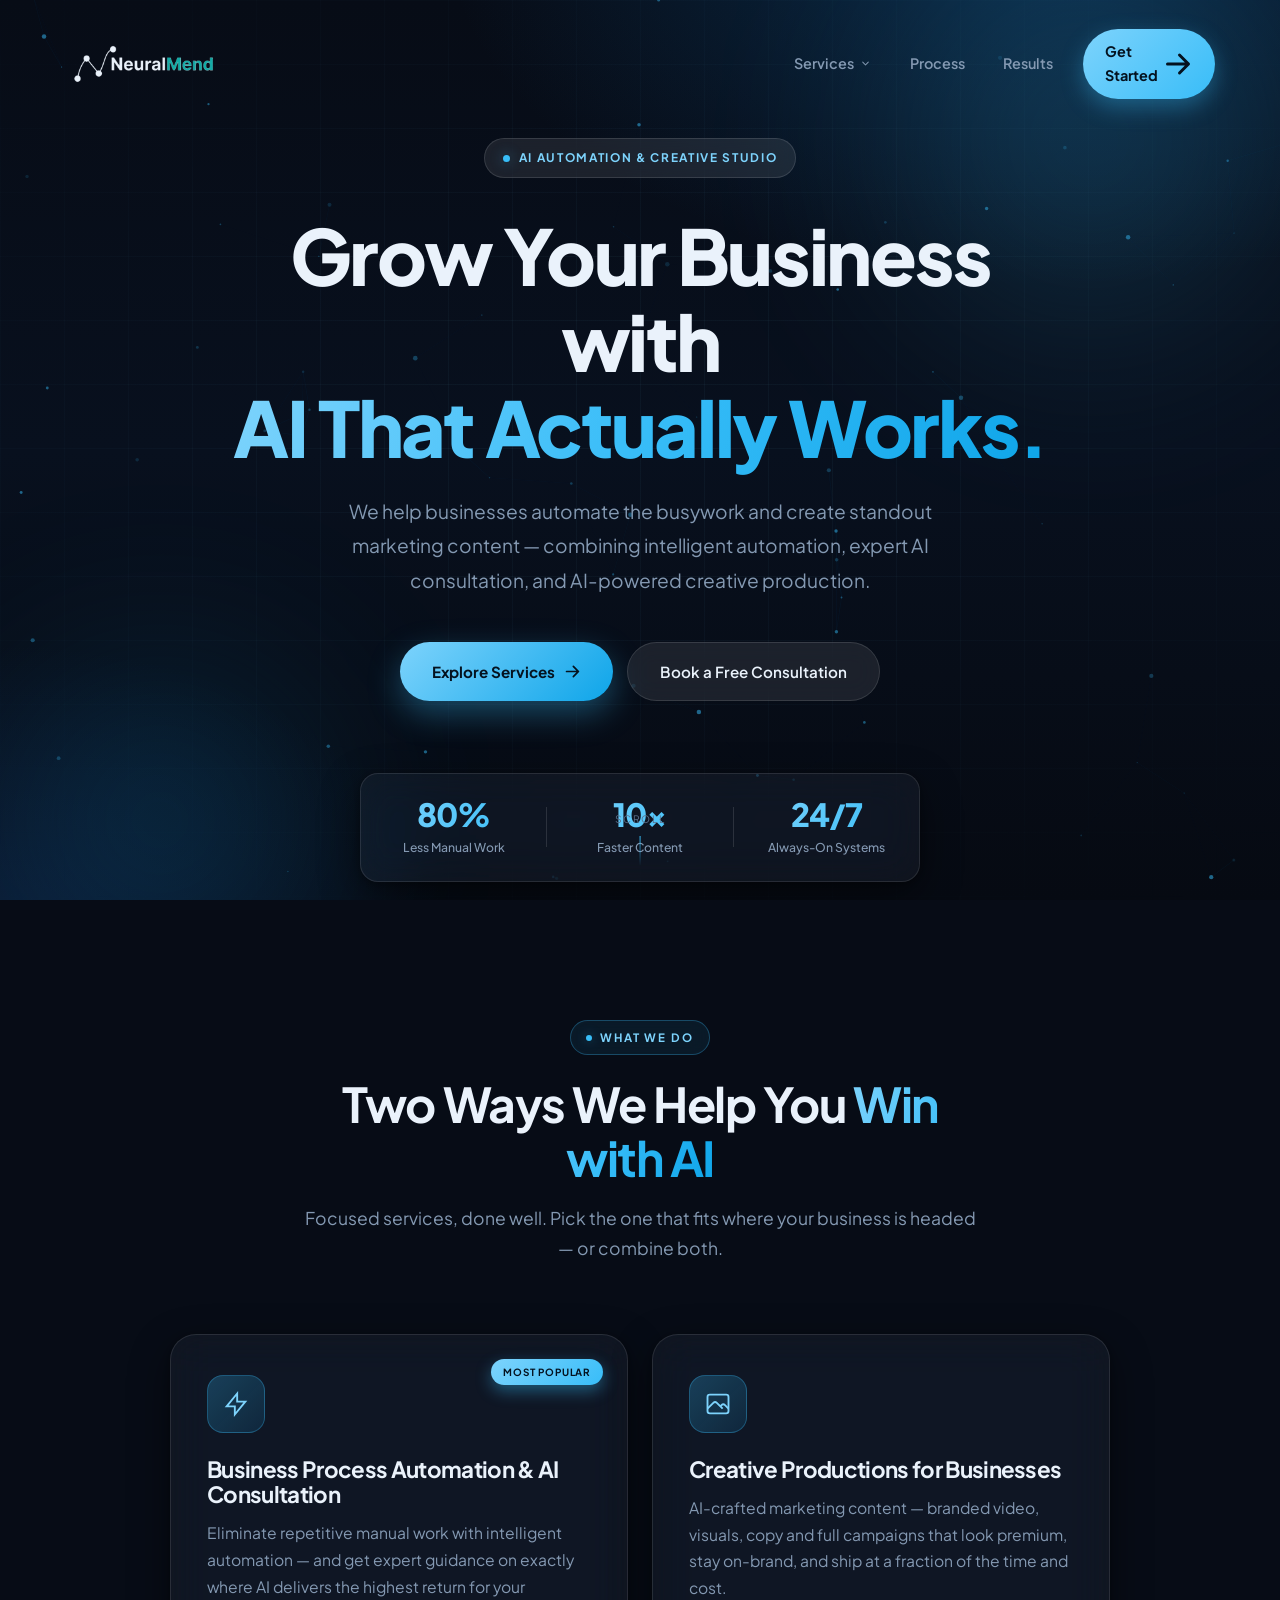
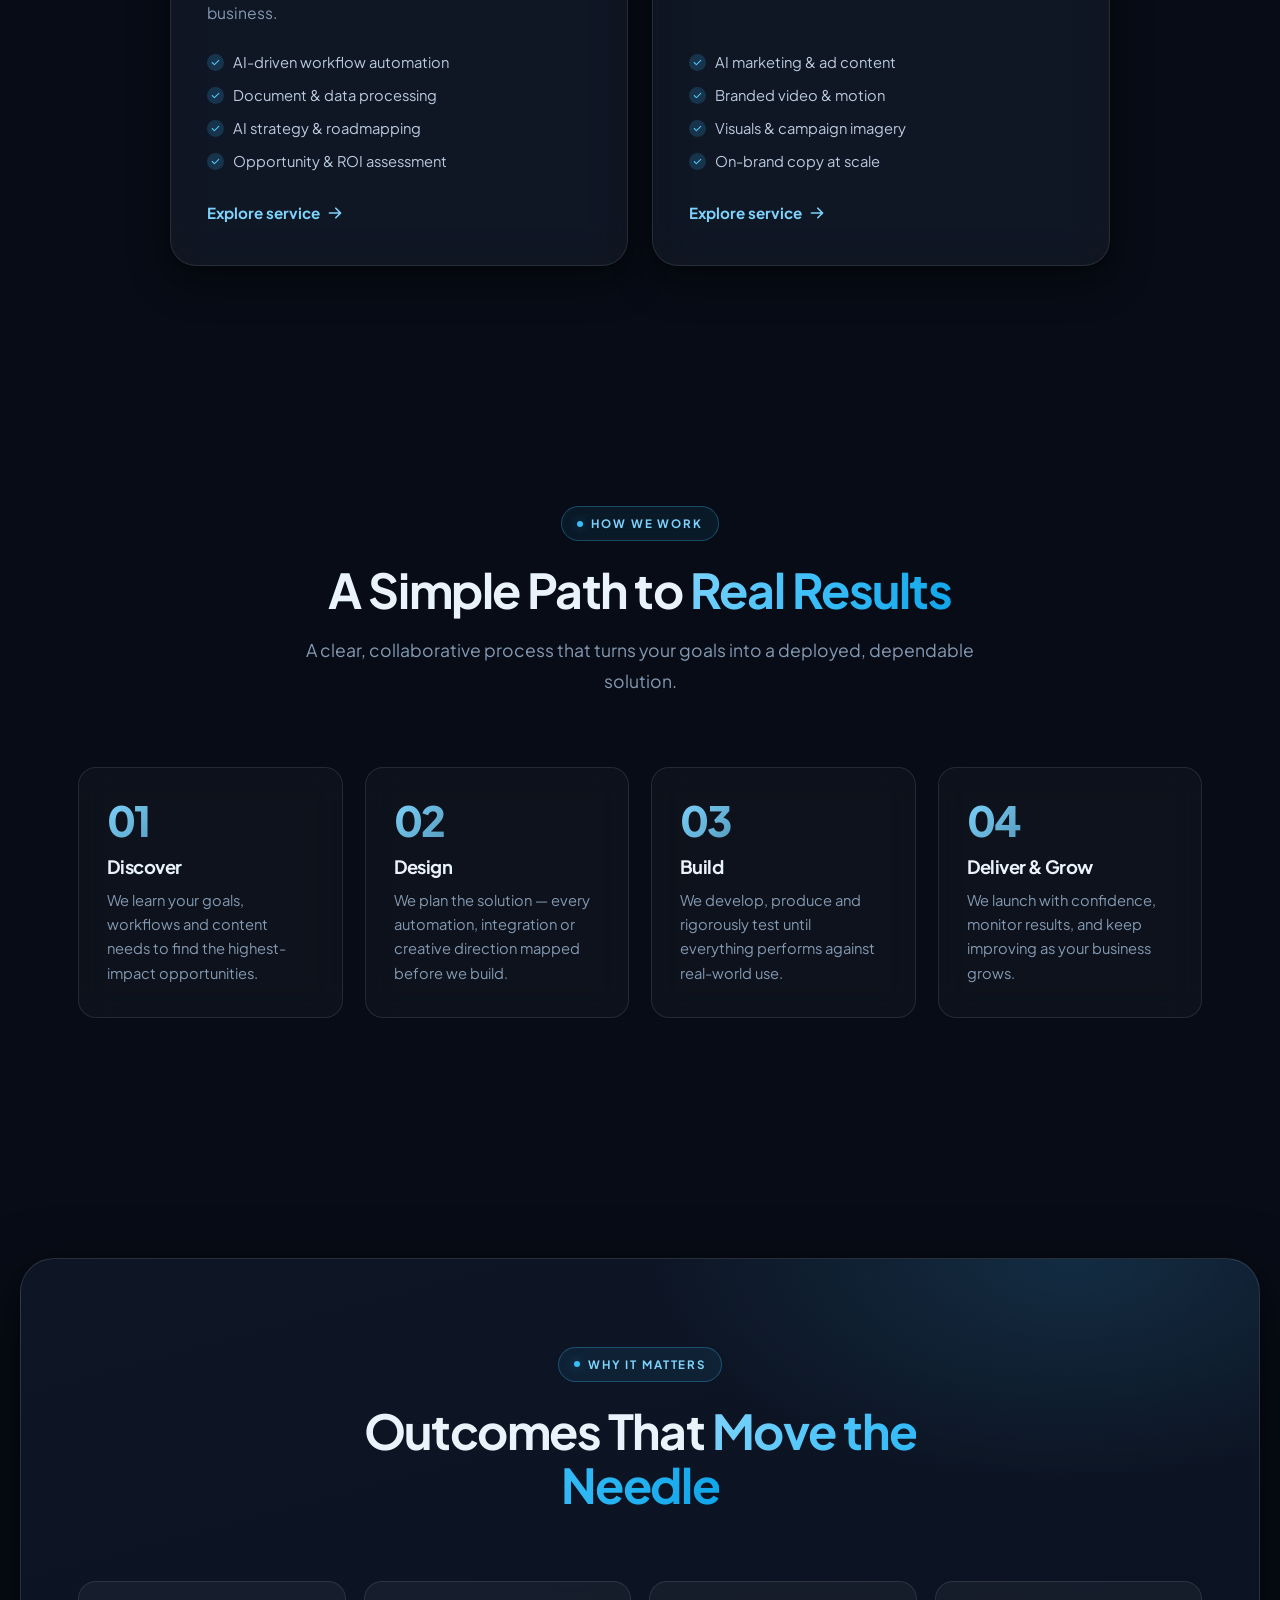
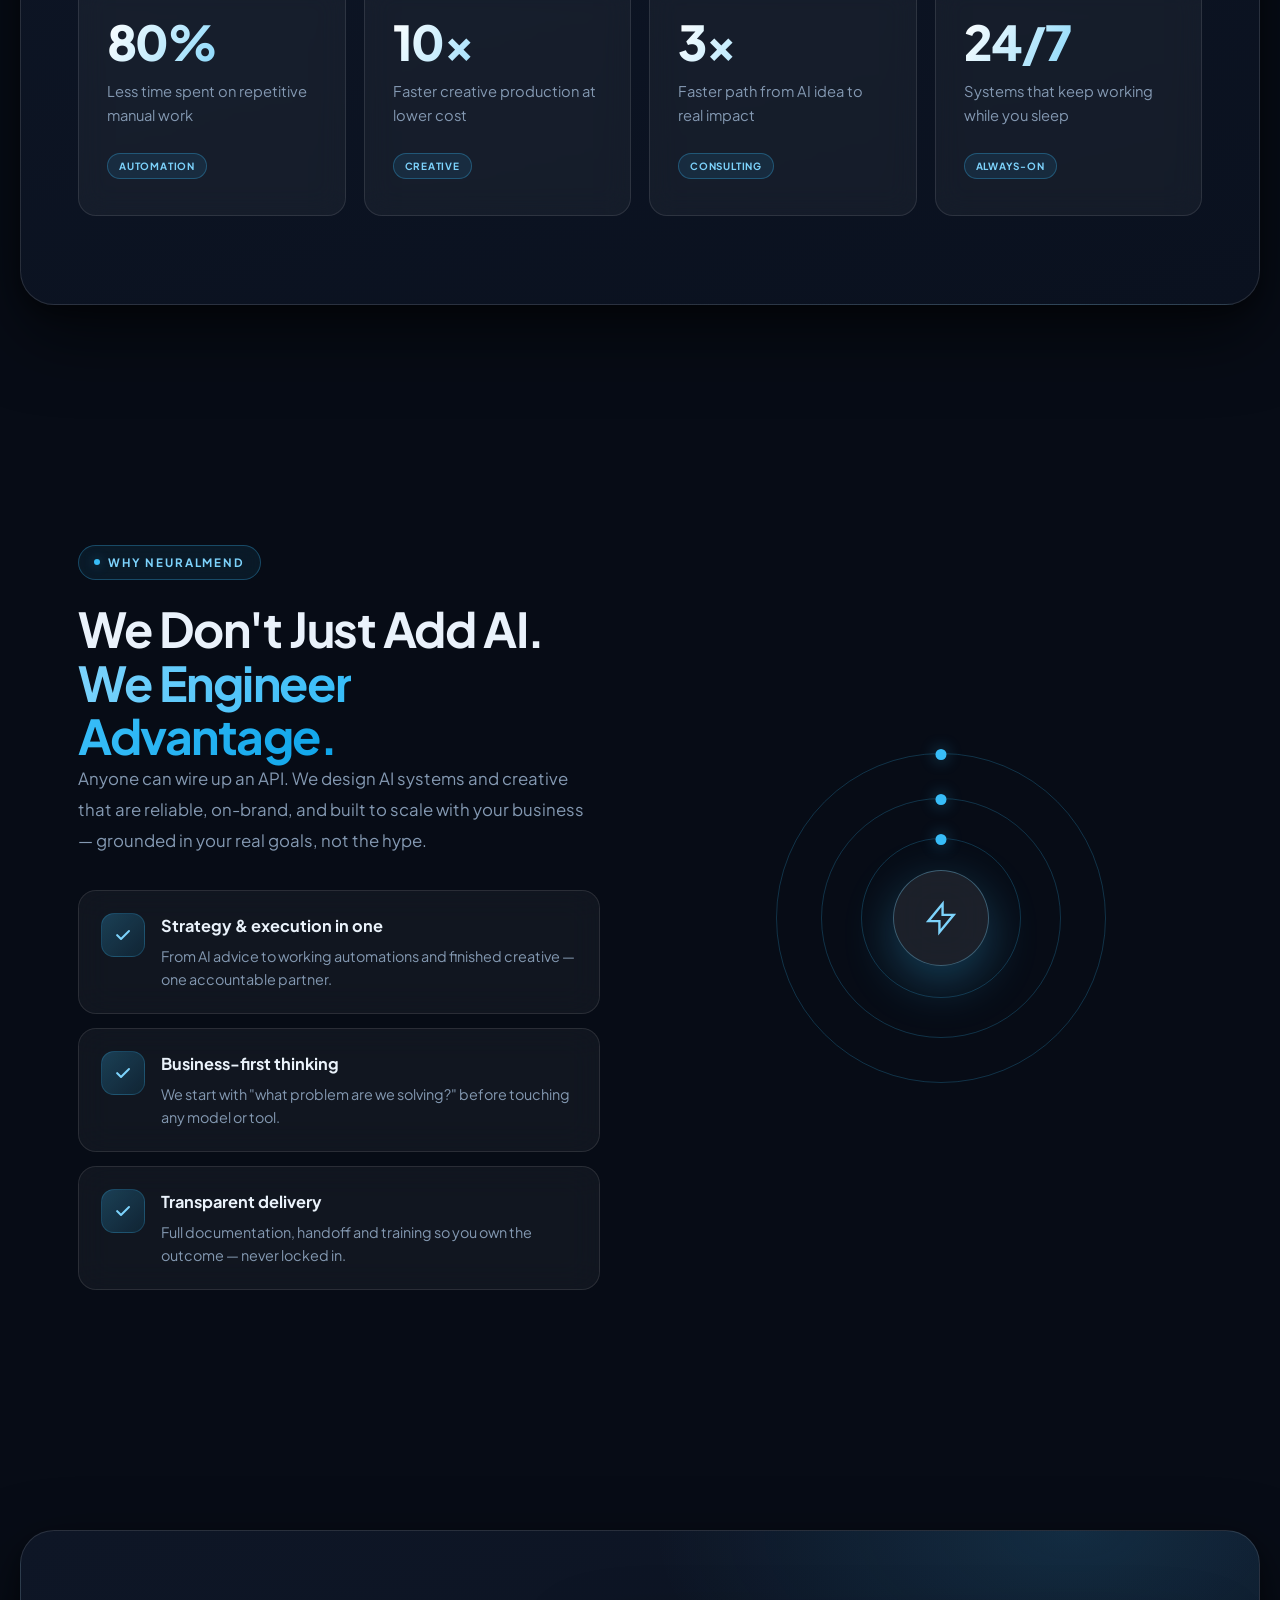
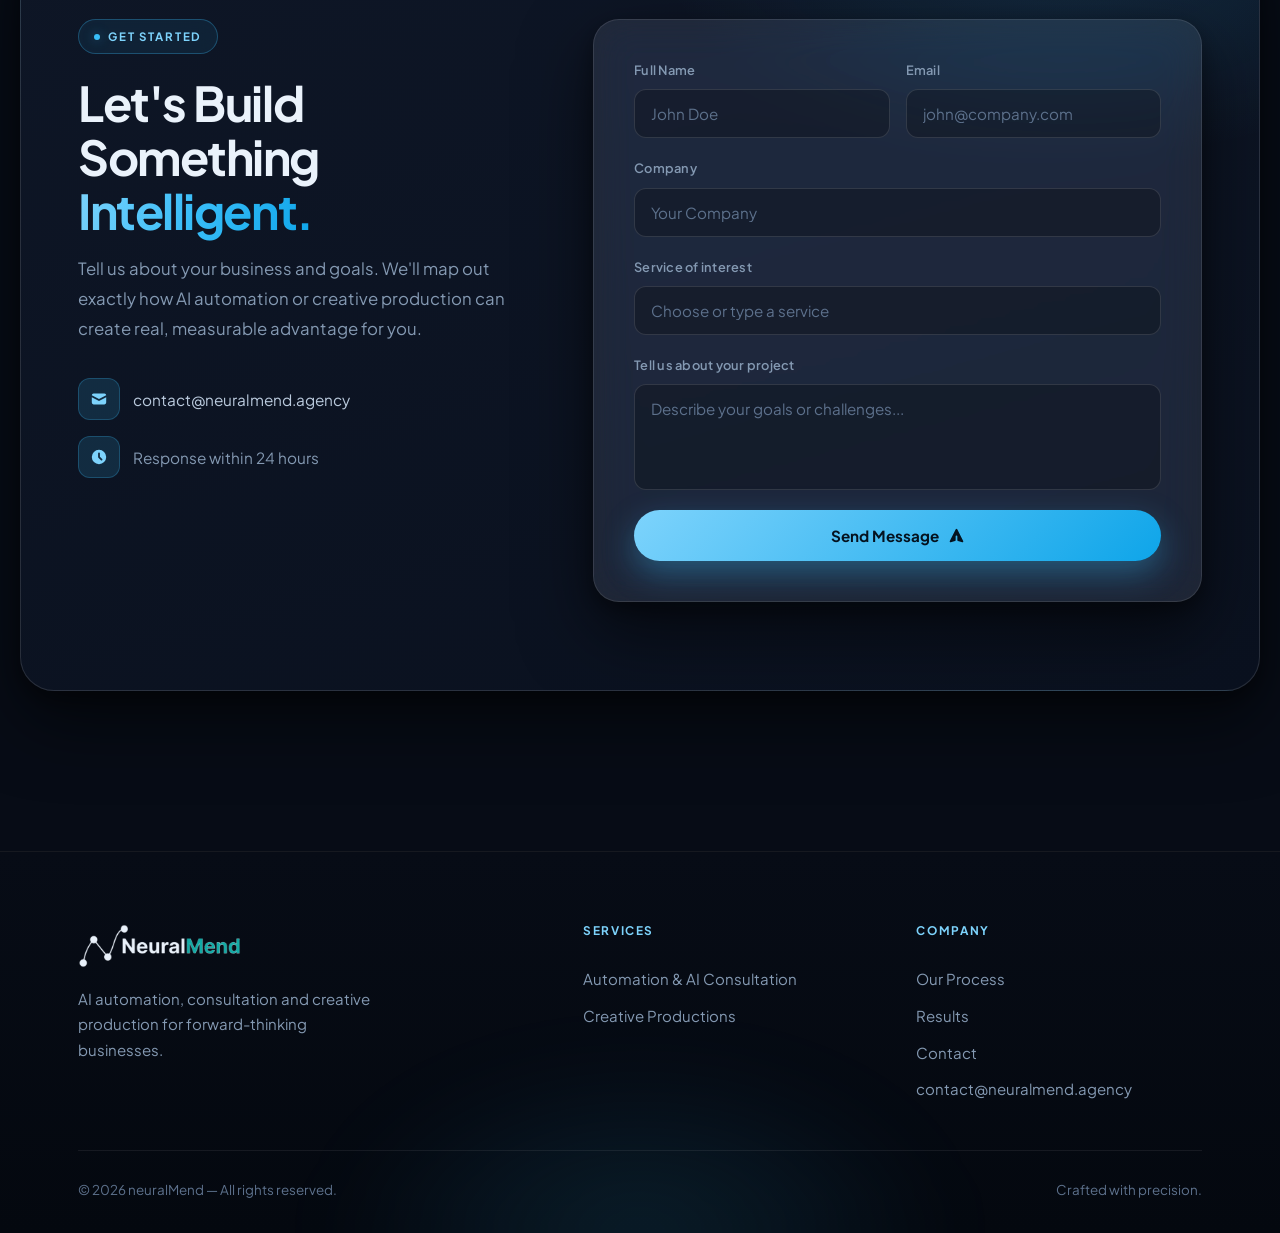
<file: index.html>
<!DOCTYPE html>
<html lang="en">
<head>
  <meta charset="UTF-8" />
  <meta name="viewport" content="width=device-width, initial-scale=1.0" />
  <title>neuralMend — AI Automation & Creative Solutions for Business</title>
  <meta name="description" content="neuralMend helps businesses grow with AI — business process automation & consultation, and AI-powered creative productions." />
  <link rel="icon" type="image/png" href="favicon.png" />
  <link rel="preconnect" href="https://fonts.googleapis.com" />
  <link rel="preconnect" href="https://fonts.gstatic.com" crossorigin />
  <link href="https://fonts.googleapis.com/css2?family=Plus+Jakarta+Sans:wght@300;400;500;600;700;800&display=swap" rel="stylesheet" />
  <link rel="stylesheet" href="styles.css" />
</head>
<body>
  <div class="page-bg"></div>

  <!-- NAV -->
  <nav id="navbar">
    <div class="nav-inner">
      <a href="index.html" class="nav-logo-link">
        <img src="logo-light.png" alt="neuralMend" class="nav-logo-img" />
      </a>
      <ul class="nav-links">
        <li>
          <a href="#services">Services
            <svg class="chev" viewBox="0 0 20 20" fill="currentColor"><path fill-rule="evenodd" d="M5.23 7.21a.75.75 0 011.06.02L10 11.17l3.71-3.94a.75.75 0 111.08 1.04l-4.25 4.5a.75.75 0 01-1.08 0l-4.25-4.5a.75.75 0 01.02-1.06z" clip-rule="evenodd"/></svg>
          </a>
          <div class="nav-dropdown">
            <a href="service-automation.html">
              <span class="dd-icon"><svg viewBox="0 0 24 24" fill="none" stroke="currentColor" stroke-width="1.6"><path d="M13 10V3L4 14h7v7l9-11h-7z"/></svg></span>
              <span class="dd-text"><strong>Automation &amp; AI Consultation</strong><span>Automate operations, advise on AI</span></span>
            </a>
            <a href="service-creative.html">
              <span class="dd-icon"><svg viewBox="0 0 24 24" fill="none" stroke="currentColor" stroke-width="1.6"><path d="M15 8h.01M3 6a2 2 0 012-2h14a2 2 0 012 2v12a2 2 0 01-2 2H5a2 2 0 01-2-2V6z"/><path d="m3 16 5-5c.93-.93 2.07-.93 3 0l5 5"/><path d="m14 14 1-1c.93-.93 2.07-.93 3 0l3 3"/></svg></span>
              <span class="dd-text"><strong>Creative Productions</strong><span>AI marketing content for business</span></span>
            </a>
          </div>
        </li>
        <li><a href="#process">Process</a></li>
        <li><a href="#results">Results</a></li>
        <li><a href="#contact" class="nav-cta">Get Started
          <svg viewBox="0 0 20 20" fill="currentColor"><path fill-rule="evenodd" d="M10.293 3.293a1 1 0 011.414 0l6 6a1 1 0 010 1.414l-6 6a1 1 0 01-1.414-1.414L14.586 11H3a1 1 0 110-2h11.586l-4.293-4.293a1 1 0 010-1.414z" clip-rule="evenodd"/></svg>
        </a></li>
      </ul>
      <button class="hamburger" id="hamburger" aria-label="Menu"><span></span><span></span><span></span></button>
    </div>
  </nav>

  <!-- HERO -->
  <section class="hero" id="hero">
    <div class="hero-bg">
      <canvas id="particleCanvas"></canvas>
    </div>
    <div class="hero-content">
      <div class="hero-badge">AI Automation &amp; Creative Studio</div>
      <h1 class="hero-title">
        Grow Your Business with<br />
        <span class="gradient-text">AI That Actually Works.</span>
      </h1>
      <p class="hero-sub">
        We help businesses automate the busywork and create standout marketing content —
        combining intelligent automation, expert AI consultation, and AI-powered creative production.
      </p>
      <div class="hero-actions">
        <a href="#services" class="btn-primary">Explore Services
          <svg viewBox="0 0 20 20" fill="currentColor"><path fill-rule="evenodd" d="M10.293 3.293a1 1 0 011.414 0l6 6a1 1 0 010 1.414l-6 6a1 1 0 01-1.414-1.414L14.586 11H3a1 1 0 110-2h11.586l-4.293-4.293a1 1 0 010-1.414z" clip-rule="evenodd"/></svg>
        </a>
        <a href="#contact" class="btn-ghost">Book a Free Consultation</a>
      </div>
      <div class="hero-metrics">
        <div class="metric"><span class="metric-num">80%</span><span class="metric-label">Less Manual Work</span></div>
        <div class="metric-divider"></div>
        <div class="metric"><span class="metric-num">10×</span><span class="metric-label">Faster Content</span></div>
        <div class="metric-divider"></div>
        <div class="metric"><span class="metric-num">24/7</span><span class="metric-label">Always-On Systems</span></div>
      </div>
    </div>
    <div class="scroll-hint"><span>Scroll</span><div class="scroll-line"></div></div>
  </section>

  <!-- SERVICES -->
  <section class="section" id="services">
    <div class="container">
      <div class="section-header">
        <div class="tag">What We Do</div>
        <h2>Two Ways We Help You <span class="gradient-text">Win with AI</span></h2>
        <p>Focused services, done well. Pick the one that fits where your business is headed — or combine both.</p>
      </div>
      <div class="services-grid">
        <a href="service-automation.html" class="service-card">
          <div class="service-badge">Most Popular</div>
          <div class="service-icon"><svg viewBox="0 0 24 24" fill="none" stroke="currentColor" stroke-width="1.6"><path d="M13 10V3L4 14h7v7l9-11h-7z"/></svg></div>
          <h3>Business Process Automation &amp; AI Consultation</h3>
          <p>Eliminate repetitive manual work with intelligent automation — and get expert guidance on exactly where AI delivers the highest return for your business.</p>
          <ul class="service-list">
            <li>AI-driven workflow automation</li>
            <li>Document &amp; data processing</li>
            <li>AI strategy &amp; roadmapping</li>
            <li>Opportunity &amp; ROI assessment</li>
          </ul>
          <span class="service-link">Explore service
            <svg viewBox="0 0 20 20" fill="currentColor"><path fill-rule="evenodd" d="M10.293 3.293a1 1 0 011.414 0l6 6a1 1 0 010 1.414l-6 6a1 1 0 01-1.414-1.414L14.586 11H3a1 1 0 110-2h11.586l-4.293-4.293a1 1 0 010-1.414z" clip-rule="evenodd"/></svg>
          </span>
        </a>
        <a href="service-creative.html" class="service-card">
          <div class="service-icon"><svg viewBox="0 0 24 24" fill="none" stroke="currentColor" stroke-width="1.6"><path d="M15 8h.01M3 6a2 2 0 012-2h14a2 2 0 012 2v12a2 2 0 01-2 2H5a2 2 0 01-2-2V6z"/><path d="m3 16 5-5c.93-.93 2.07-.93 3 0l5 5"/><path d="m14 14 1-1c.93-.93 2.07-.93 3 0l3 3"/></svg></div>
          <h3>Creative Productions for Businesses</h3>
          <p>AI-crafted marketing content — branded video, visuals, copy and full campaigns that look premium, stay on-brand, and ship at a fraction of the time and cost.</p>
          <ul class="service-list">
            <li>AI marketing &amp; ad content</li>
            <li>Branded video &amp; motion</li>
            <li>Visuals &amp; campaign imagery</li>
            <li>On-brand copy at scale</li>
          </ul>
          <span class="service-link">Explore service
            <svg viewBox="0 0 20 20" fill="currentColor"><path fill-rule="evenodd" d="M10.293 3.293a1 1 0 011.414 0l6 6a1 1 0 010 1.414l-6 6a1 1 0 01-1.414-1.414L14.586 11H3a1 1 0 110-2h11.586l-4.293-4.293a1 1 0 010-1.414z" clip-rule="evenodd"/></svg>
          </span>
        </a>
      </div>
    </div>
  </section>

  <!-- PROCESS -->
  <section class="section" id="process">
    <div class="container">
      <div class="section-header">
        <div class="tag">How We Work</div>
        <h2>A Simple Path to <span class="gradient-text">Real Results</span></h2>
        <p>A clear, collaborative process that turns your goals into a deployed, dependable solution.</p>
      </div>
      <div class="process-steps">
        <div class="step">
          <div class="step-number">01</div>
          <div class="step-content"><h3>Discover</h3><p>We learn your goals, workflows and content needs to find the highest-impact opportunities.</p></div>
        </div>
        <div class="step">
          <div class="step-number">02</div>
          <div class="step-content"><h3>Design</h3><p>We plan the solution — every automation, integration or creative direction mapped before we build.</p></div>
        </div>
        <div class="step">
          <div class="step-number">03</div>
          <div class="step-content"><h3>Build</h3><p>We develop, produce and rigorously test until everything performs against real-world use.</p></div>
        </div>
        <div class="step">
          <div class="step-number">04</div>
          <div class="step-content"><h3>Deliver &amp; Grow</h3><p>We launch with confidence, monitor results, and keep improving as your business grows.</p></div>
        </div>
      </div>
    </div>
  </section>

  <!-- RESULTS -->
  <section class="section">
    <div class="section-dark">
      <div class="container" style="padding-top:88px;padding-bottom:88px;">
        <div class="section-header light">
          <div class="tag">Why It Matters</div>
          <h2>Outcomes That <span class="gradient-text">Move the Needle</span></h2>
        </div>
        <div class="results-grid" id="results">
          <div class="result-card"><div class="result-num">80%</div><div class="result-label">Less time spent on repetitive manual work</div><div class="result-tag">Automation</div></div>
          <div class="result-card"><div class="result-num">10×</div><div class="result-label">Faster creative production at lower cost</div><div class="result-tag">Creative</div></div>
          <div class="result-card"><div class="result-num">3×</div><div class="result-label">Faster path from AI idea to real impact</div><div class="result-tag">Consulting</div></div>
          <div class="result-card"><div class="result-num">24/7</div><div class="result-label">Systems that keep working while you sleep</div><div class="result-tag">Always-On</div></div>
        </div>
      </div>
    </div>
  </section>

  <!-- WHY US -->
  <section class="section" id="why">
    <div class="container">
      <div class="why-grid">
        <div class="why-content">
          <div class="tag">Why neuralMend</div>
          <h2>We Don't Just Add AI.<br /><span class="gradient-text">We Engineer Advantage.</span></h2>
          <p>Anyone can wire up an API. We design AI systems and creative that are reliable, on-brand, and built to scale with your business — grounded in your real goals, not the hype.</p>
          <div class="why-points">
            <div class="why-point">
              <div class="why-icon"><svg viewBox="0 0 20 20" fill="currentColor"><path fill-rule="evenodd" d="M16.7 5.3a1 1 0 010 1.4l-8 8a1 1 0 01-1.4 0l-4-4a1 1 0 011.4-1.4L8 12.6l7.3-7.3a1 1 0 011.4 0z" clip-rule="evenodd"/></svg></div>
              <div><strong>Strategy &amp; execution in one</strong><p>From AI advice to working automations and finished creative — one accountable partner.</p></div>
            </div>
            <div class="why-point">
              <div class="why-icon"><svg viewBox="0 0 20 20" fill="currentColor"><path fill-rule="evenodd" d="M16.7 5.3a1 1 0 010 1.4l-8 8a1 1 0 01-1.4 0l-4-4a1 1 0 011.4-1.4L8 12.6l7.3-7.3a1 1 0 011.4 0z" clip-rule="evenodd"/></svg></div>
              <div><strong>Business-first thinking</strong><p>We start with "what problem are we solving?" before touching any model or tool.</p></div>
            </div>
            <div class="why-point">
              <div class="why-icon"><svg viewBox="0 0 20 20" fill="currentColor"><path fill-rule="evenodd" d="M16.7 5.3a1 1 0 010 1.4l-8 8a1 1 0 01-1.4 0l-4-4a1 1 0 011.4-1.4L8 12.6l7.3-7.3a1 1 0 011.4 0z" clip-rule="evenodd"/></svg></div>
              <div><strong>Transparent delivery</strong><p>Full documentation, handoff and training so you own the outcome — never locked in.</p></div>
            </div>
          </div>
        </div>
        <div class="why-visual">
          <div class="orbit-container">
            <div class="orbit-core"><svg viewBox="0 0 24 24" fill="none" stroke="currentColor" stroke-width="1.5"><path d="M13 10V3L4 14h7v7l9-11h-7z"/></svg></div>
            <div class="orbit orbit-1"><div class="orbit-dot"></div></div>
            <div class="orbit orbit-2"><div class="orbit-dot"></div></div>
            <div class="orbit orbit-3"><div class="orbit-dot"></div></div>
          </div>
        </div>
      </div>
    </div>
  </section>

  <!-- CONTACT -->
  <section class="section" id="contact">
    <div class="section-dark">
      <div class="container" style="padding-top:88px;padding-bottom:88px;">
        <div class="contact-wrapper">
          <div class="contact-info">
            <div class="tag">Get Started</div>
            <h2>Let's Build Something <span class="gradient-text">Intelligent.</span></h2>
            <p>Tell us about your business and goals. We'll map out exactly how AI automation or creative production can create real, measurable advantage for you.</p>
            <div class="contact-details">
              <div class="contact-item">
                <span class="contact-icon"><svg viewBox="0 0 20 20" fill="currentColor"><path d="M2.003 5.884L10 9.882l7.997-3.998A2 2 0 0016 4H4a2 2 0 00-1.997 1.884z"/><path d="M18 8.118l-8 4-8-4V14a2 2 0 002 2h12a2 2 0 002-2V8.118z"/></svg></span>
                <a href="mailto:contact@neuralmend.agency">contact@neuralmend.agency</a>
              </div>
              <div class="contact-item">
                <span class="contact-icon"><svg viewBox="0 0 20 20" fill="currentColor"><path fill-rule="evenodd" d="M10 18a8 8 0 100-16 8 8 0 000 16zm1-12a1 1 0 10-2 0v4a1 1 0 00.293.707l2.828 2.829a1 1 0 101.415-1.415L11 9.586V6z" clip-rule="evenodd"/></svg></span>
                <span>Response within 24 hours</span>
              </div>
            </div>
          </div>
          <form class="contact-form" id="contactForm">
            <!-- Web3Forms: replace the access_key value with your own key from https://web3forms.com -->
            <input type="hidden" name="access_key" value="2c28095f-e34c-4f85-8461-88050f30caa6" />
            <input type="hidden" name="subject" value="New enquiry from neuralMend website" />
            <input type="hidden" name="from_name" value="neuralMend Website" />
            <!-- Honeypot spam trap (leave empty) -->
            <input type="checkbox" name="botcheck" style="display:none" tabindex="-1" autocomplete="off" />
            <div class="form-row">
              <div class="form-group"><label for="name">Full Name</label><input type="text" id="name" name="name" placeholder="John Doe" required /></div>
              <div class="form-group"><label for="email">Email</label><input type="email" id="email" name="email" placeholder="john@company.com" required /></div>
            </div>
            <div class="form-group"><label for="company">Company</label><input type="text" id="company" name="company" placeholder="Your Company" /></div>
            <div class="form-group">
              <label for="service">Service of interest</label>
              <input list="services-list" id="service" name="service" placeholder="Choose or type a service" />
              <datalist id="services-list">
                <option value="Business Process Automation &amp; AI Consultation"></option>
                <option value="Creative Productions"></option>
              </datalist>
            </div>
            <div class="form-group"><label for="message">Tell us about your project</label><textarea id="message" name="message" rows="4" placeholder="Describe your goals or challenges..." required></textarea></div>
            <button type="submit" class="btn-primary btn-full"><span>Send Message</span>
              <svg viewBox="0 0 20 20" fill="currentColor"><path d="M10.894 2.553a1 1 0 00-1.788 0l-7 14a1 1 0 001.169 1.409l5-1.429A1 1 0 009 15.571V11a1 1 0 112 0v4.571a1 1 0 00.725.962l5 1.428a1 1 0 001.17-1.408l-7-14z"/></svg>
            </button>
          </form>
        </div>
      </div>
    </div>
  </section>

  <!-- FOOTER -->
  <footer class="footer">
    <div class="container">
      <div class="footer-inner">
        <div class="footer-brand">
          <a href="index.html" class="footer-logo"><img src="logo-light.png" alt="neuralMend" /></a>
          <p>AI automation, consultation and creative production for forward-thinking businesses.</p>
        </div>
        <div class="footer-col">
          <h4>Services</h4>
          <a href="service-automation.html">Automation &amp; AI Consultation</a>
          <a href="service-creative.html">Creative Productions</a>
        </div>
        <div class="footer-col">
          <h4>Company</h4>
          <a href="index.html#process">Our Process</a>
          <a href="index.html#results">Results</a>
          <a href="index.html#contact">Contact</a>
          <a href="mailto:contact@neuralmend.agency">contact@neuralmend.agency</a>
        </div>
      </div>
      <div class="footer-bottom">
        <p>© 2026 neuralMend — All rights reserved.</p>
        <p>Crafted with precision.</p>
      </div>
    </div>
  </footer>

  <script src="main.js"></script>
</body>
</html>
</file>
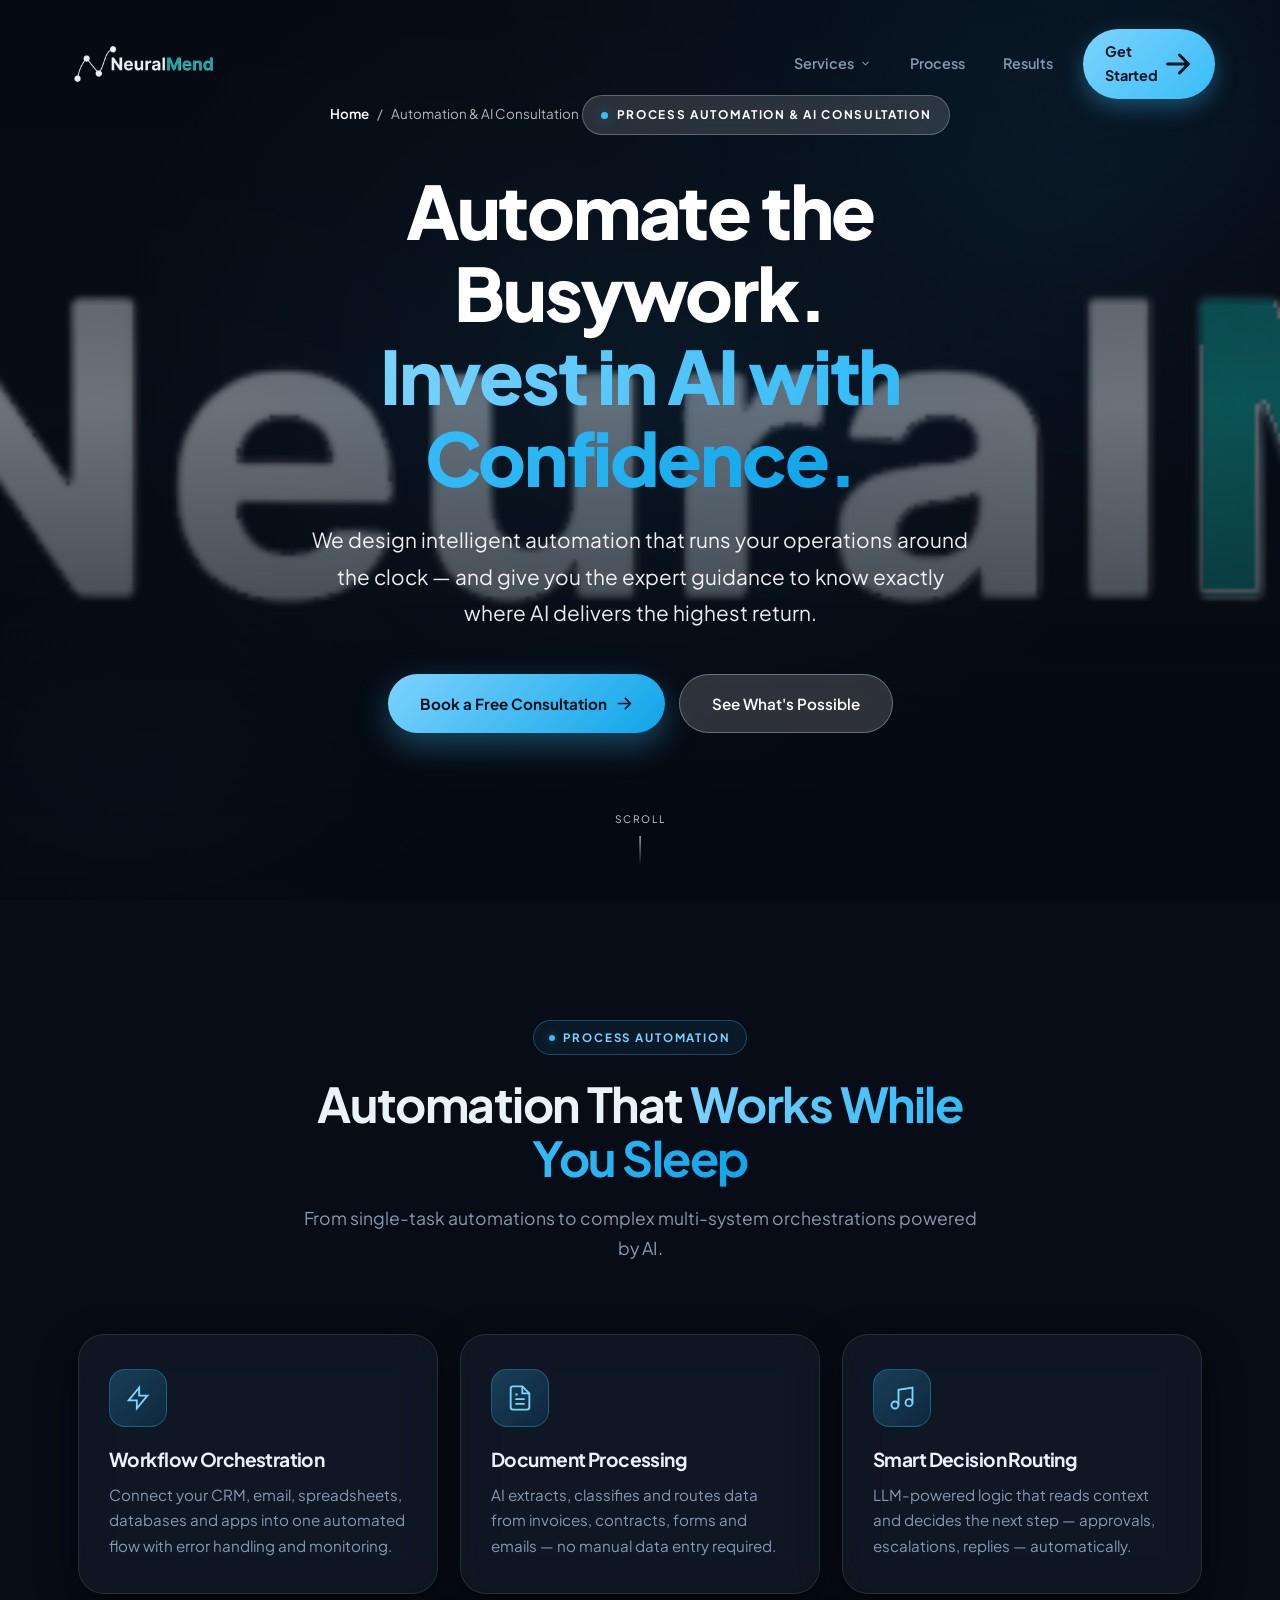
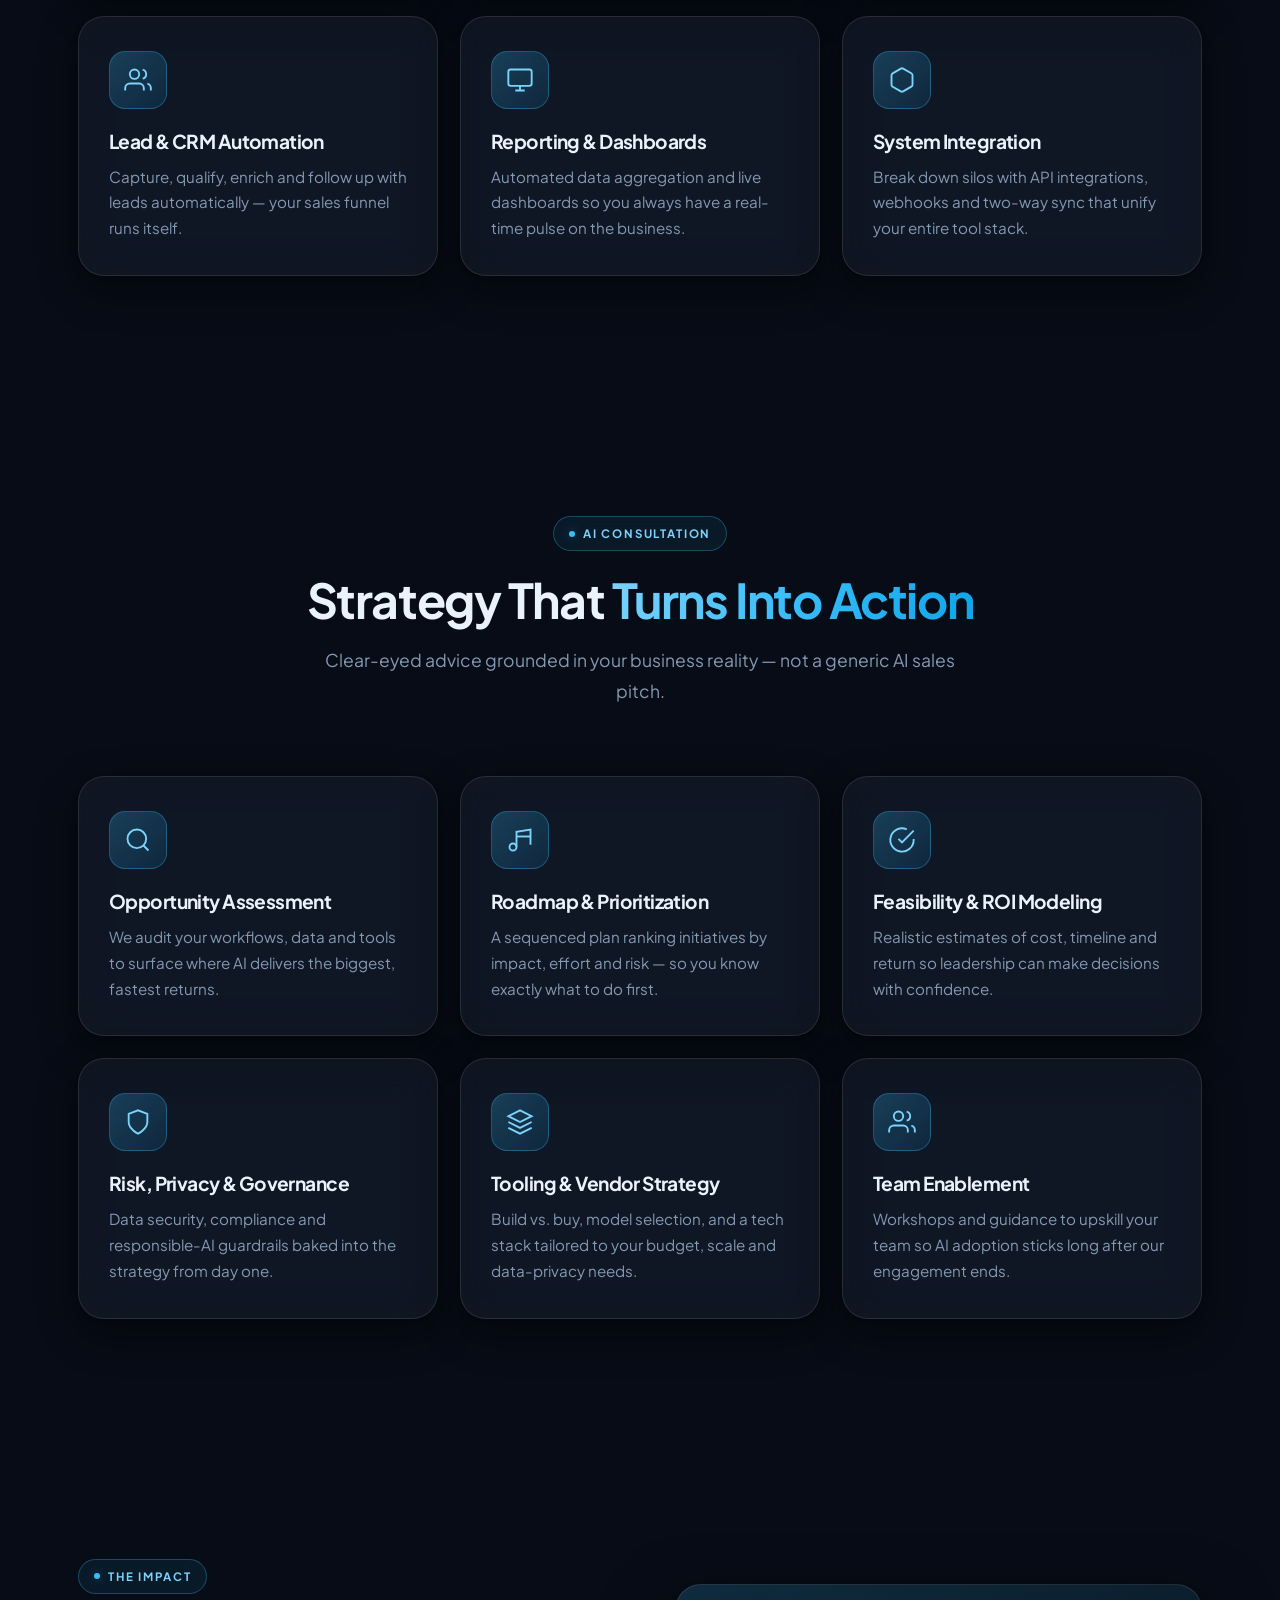
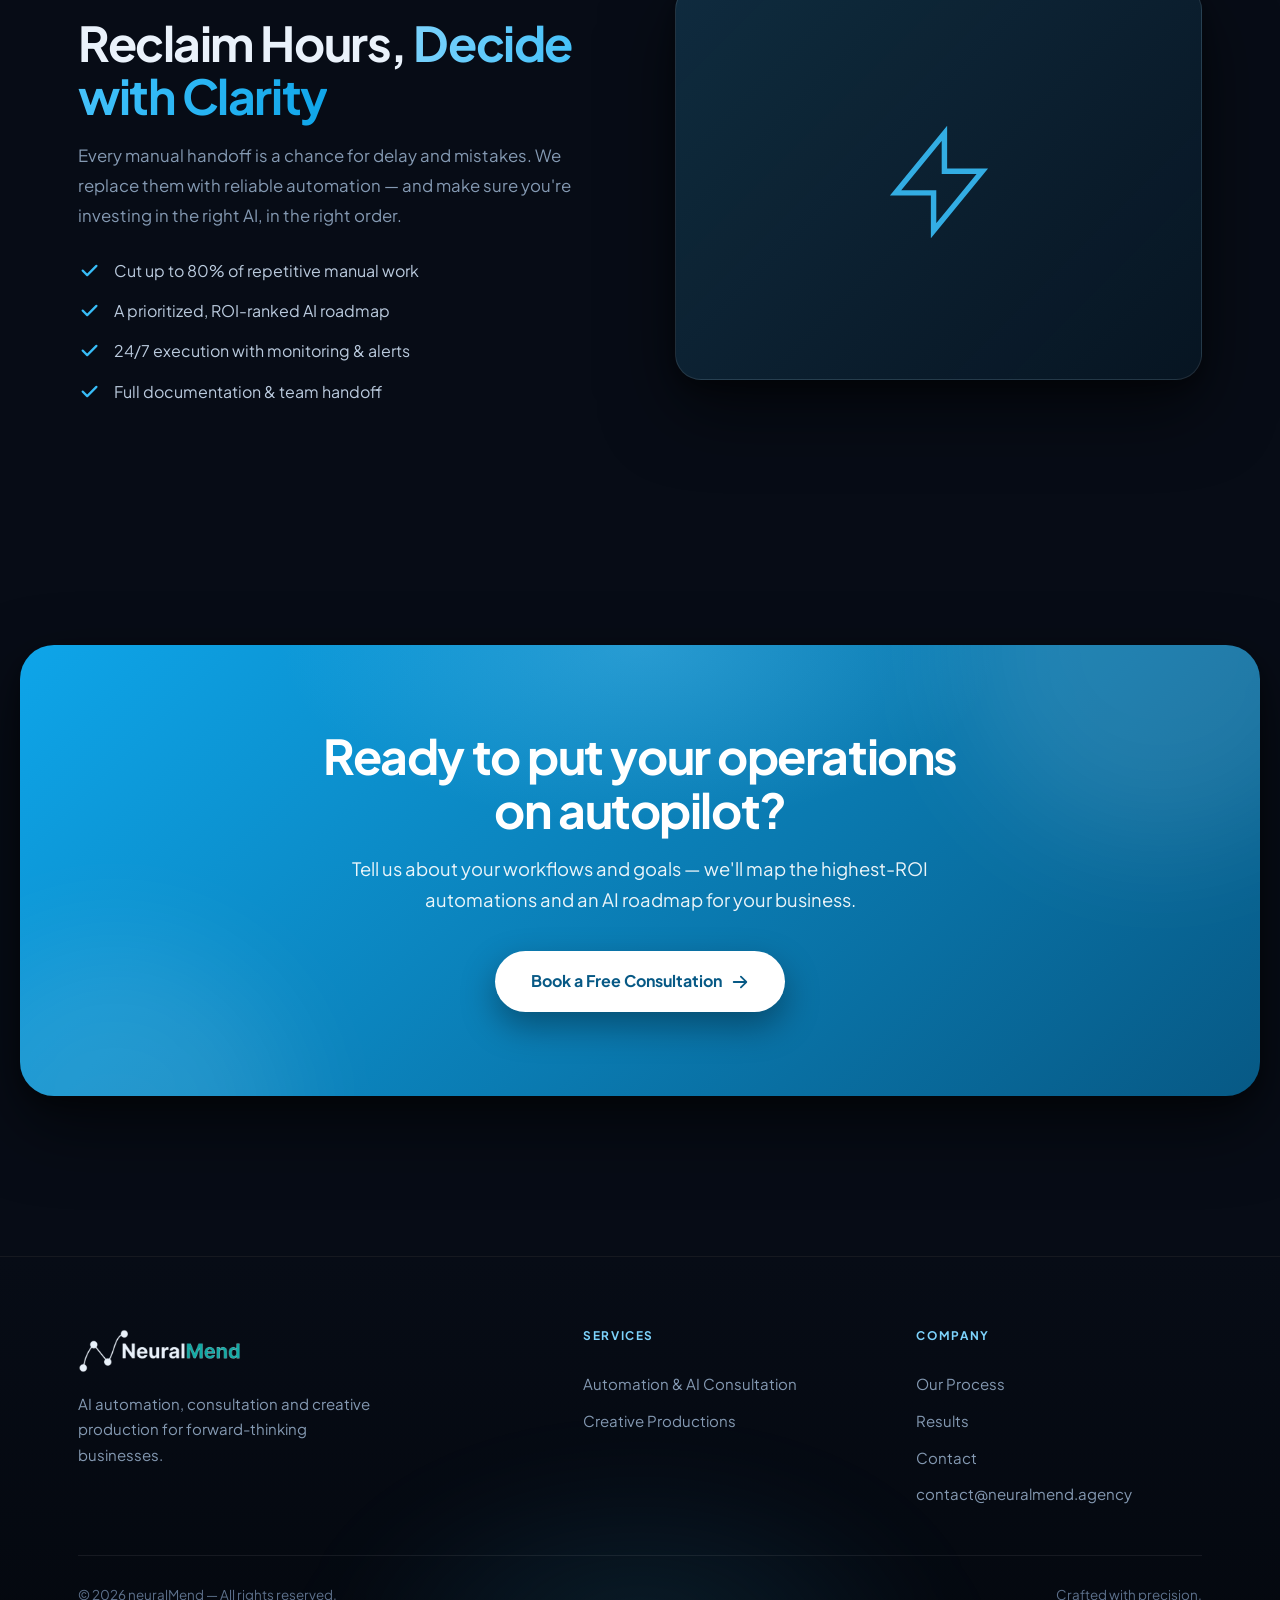
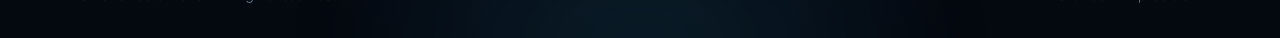
<file: service-automation.html>
<!DOCTYPE html>
<html lang="en">
<head>
  <meta charset="UTF-8" />
  <meta name="viewport" content="width=device-width, initial-scale=1.0" />
  <title>Business Process Automation &amp; AI Consultation — neuralMend</title>
  <meta name="description" content="AI-driven business process automation paired with expert AI consultation — eliminate manual work and know exactly where AI pays off." />
  <link rel="icon" type="image/png" href="favicon.png" />
  <link rel="preconnect" href="https://fonts.googleapis.com" />
  <link rel="preconnect" href="https://fonts.gstatic.com" crossorigin />
  <link href="https://fonts.googleapis.com/css2?family=Plus+Jakarta+Sans:wght@300;400;500;600;700;800&display=swap" rel="stylesheet" />
  <link rel="stylesheet" href="styles.css" />
</head>
<body>
  <div class="page-bg"></div>

  <!-- NAV -->
  <nav id="navbar">
    <div class="nav-inner">
      <a href="index.html" class="nav-logo-link"><img src="logo-light.png" alt="neuralMend" class="nav-logo-img" /></a>
      <ul class="nav-links">
        <li>
          <a href="index.html#services">Services
            <svg class="chev" viewBox="0 0 20 20" fill="currentColor"><path fill-rule="evenodd" d="M5.23 7.21a.75.75 0 011.06.02L10 11.17l3.71-3.94a.75.75 0 111.08 1.04l-4.25 4.5a.75.75 0 01-1.08 0l-4.25-4.5a.75.75 0 01.02-1.06z" clip-rule="evenodd"/></svg>
          </a>
          <div class="nav-dropdown">
            <a href="service-automation.html"><span class="dd-icon"><svg viewBox="0 0 24 24" fill="none" stroke="currentColor" stroke-width="1.6"><path d="M13 10V3L4 14h7v7l9-11h-7z"/></svg></span><span class="dd-text"><strong>Automation &amp; AI Consultation</strong><span>Automate operations, advise on AI</span></span></a>
            <a href="service-creative.html"><span class="dd-icon"><svg viewBox="0 0 24 24" fill="none" stroke="currentColor" stroke-width="1.6"><path d="M15 8h.01M3 6a2 2 0 012-2h14a2 2 0 012 2v12a2 2 0 01-2 2H5a2 2 0 01-2-2V6z"/><path d="m3 16 5-5c.93-.93 2.07-.93 3 0l5 5"/><path d="m14 14 1-1c.93-.93 2.07-.93 3 0l3 3"/></svg></span><span class="dd-text"><strong>Creative Productions</strong><span>AI marketing content for business</span></span></a>
          </div>
        </li>
        <li><a href="index.html#process">Process</a></li>
        <li><a href="index.html#results">Results</a></li>
        <li><a href="index.html#contact" class="nav-cta">Get Started
          <svg viewBox="0 0 20 20" fill="currentColor"><path fill-rule="evenodd" d="M10.293 3.293a1 1 0 011.414 0l6 6a1 1 0 010 1.414l-6 6a1 1 0 01-1.414-1.414L14.586 11H3a1 1 0 110-2h11.586l-4.293-4.293a1 1 0 010-1.414z" clip-rule="evenodd"/></svg>
        </a></li>
      </ul>
      <button class="hamburger" id="hamburger" aria-label="Menu"><span></span><span></span><span></span></button>
    </div>
  </nav>

  <!-- VIDEO HERO -->
  <section class="video-hero">
    <video autoplay muted loop playsinline poster="logo-light.png">
      <source src="Automationbrandingvideo.mp4" type="video/mp4" />
    </video>
    <div class="video-overlay"></div>
    <div class="container">
      <div class="breadcrumb"><a href="index.html">Home</a> <span>/</span> <span>Automation &amp; AI Consultation</span></div>
      <div class="hero-badge">Process Automation &amp; AI Consultation</div>
      <h1>Automate the Busywork.<br /><span class="gradient-text">Invest in AI with Confidence.</span></h1>
      <p class="lead">We design intelligent automation that runs your operations around the clock — and give you the expert guidance to know exactly where AI delivers the highest return.</p>
      <div class="hero-actions">
        <a href="index.html#contact" class="btn-primary">Book a Free Consultation
          <svg viewBox="0 0 20 20" fill="currentColor"><path fill-rule="evenodd" d="M10.293 3.293a1 1 0 011.414 0l6 6a1 1 0 010 1.414l-6 6a1 1 0 01-1.414-1.414L14.586 11H3a1 1 0 110-2h11.586l-4.293-4.293a1 1 0 010-1.414z" clip-rule="evenodd"/></svg>
        </a>
        <a href="#features" class="btn-ghost">See What's Possible</a>
      </div>
    </div>
    <div class="scroll-hint on-dark"><span>Scroll</span><div class="scroll-line"></div></div>
  </section>

  <!-- AUTOMATION FEATURES -->
  <section class="section" id="features">
    <div class="container">
      <div class="section-header">
        <div class="tag">Process Automation</div>
        <h2>Automation That <span class="gradient-text">Works While You Sleep</span></h2>
        <p>From single-task automations to complex multi-system orchestrations powered by AI.</p>
      </div>
      <div class="feature-grid">
        <div class="feature-card">
          <div class="service-icon"><svg viewBox="0 0 24 24" fill="none" stroke="currentColor" stroke-width="1.6"><path d="M13 10V3L4 14h7v7l9-11h-7z"/></svg></div>
          <h3>Workflow Orchestration</h3>
          <p>Connect your CRM, email, spreadsheets, databases and apps into one automated flow with error handling and monitoring.</p>
        </div>
        <div class="feature-card">
          <div class="service-icon"><svg viewBox="0 0 24 24" fill="none" stroke="currentColor" stroke-width="1.6"><path d="M14 2H6a2 2 0 0 0-2 2v16a2 2 0 0 0 2 2h12a2 2 0 0 0 2-2V8z"/><path d="M14 2v6h6M16 13H8M16 17H8M10 9H8"/></svg></div>
          <h3>Document Processing</h3>
          <p>AI extracts, classifies and routes data from invoices, contracts, forms and emails — no manual data entry required.</p>
        </div>
        <div class="feature-card">
          <div class="service-icon"><svg viewBox="0 0 24 24" fill="none" stroke="currentColor" stroke-width="1.6"><path d="M9 18V5l12-2v13"/><circle cx="6" cy="18" r="3"/><circle cx="18" cy="16" r="3"/></svg></div>
          <h3>Smart Decision Routing</h3>
          <p>LLM-powered logic that reads context and decides the next step — approvals, escalations, replies — automatically.</p>
        </div>
        <div class="feature-card">
          <div class="service-icon"><svg viewBox="0 0 24 24" fill="none" stroke="currentColor" stroke-width="1.6"><path d="M17 21v-2a4 4 0 0 0-4-4H5a4 4 0 0 0-4 4v2"/><circle cx="9" cy="7" r="4"/><path d="M23 21v-2a4 4 0 0 0-3-3.87M16 3.13a4 4 0 0 1 0 7.75"/></svg></div>
          <h3>Lead &amp; CRM Automation</h3>
          <p>Capture, qualify, enrich and follow up with leads automatically — your sales funnel runs itself.</p>
        </div>
        <div class="feature-card">
          <div class="service-icon"><svg viewBox="0 0 24 24" fill="none" stroke="currentColor" stroke-width="1.6"><rect x="2" y="3" width="20" height="14" rx="2"/><path d="M8 21h8M12 17v4"/></svg></div>
          <h3>Reporting &amp; Dashboards</h3>
          <p>Automated data aggregation and live dashboards so you always have a real-time pulse on the business.</p>
        </div>
        <div class="feature-card">
          <div class="service-icon"><svg viewBox="0 0 24 24" fill="none" stroke="currentColor" stroke-width="1.6"><path d="M21 16V8a2 2 0 0 0-1-1.73l-7-4a2 2 0 0 0-2 0l-7 4A2 2 0 0 0 3 8v8a2 2 0 0 0 1 1.73l7 4a2 2 0 0 0 2 0l7-4A2 2 0 0 0 21 16z"/></svg></div>
          <h3>System Integration</h3>
          <p>Break down silos with API integrations, webhooks and two-way sync that unify your entire tool stack.</p>
        </div>
      </div>
    </div>
  </section>

  <!-- CONSULTATION FEATURES -->
  <section class="section">
    <div class="container">
      <div class="section-header">
        <div class="tag">AI Consultation</div>
        <h2>Strategy That <span class="gradient-text">Turns Into Action</span></h2>
        <p>Clear-eyed advice grounded in your business reality — not a generic AI sales pitch.</p>
      </div>
      <div class="feature-grid">
        <div class="feature-card">
          <div class="service-icon"><svg viewBox="0 0 24 24" fill="none" stroke="currentColor" stroke-width="1.6"><circle cx="11" cy="11" r="8"/><path d="m21 21-4.3-4.3"/></svg></div>
          <h3>Opportunity Assessment</h3>
          <p>We audit your workflows, data and tools to surface where AI delivers the biggest, fastest returns.</p>
        </div>
        <div class="feature-card">
          <div class="service-icon"><svg viewBox="0 0 24 24" fill="none" stroke="currentColor" stroke-width="1.6"><path d="M9 18V5l12-2v13"/><path d="M9 9h12"/><circle cx="6" cy="18" r="3"/></svg></div>
          <h3>Roadmap &amp; Prioritization</h3>
          <p>A sequenced plan ranking initiatives by impact, effort and risk — so you know exactly what to do first.</p>
        </div>
        <div class="feature-card">
          <div class="service-icon"><svg viewBox="0 0 24 24" fill="none" stroke="currentColor" stroke-width="1.6"><path d="M22 11.08V12a10 10 0 1 1-5.93-9.14"/><path d="m9 11 3 3L22 4"/></svg></div>
          <h3>Feasibility &amp; ROI Modeling</h3>
          <p>Realistic estimates of cost, timeline and return so leadership can make decisions with confidence.</p>
        </div>
        <div class="feature-card">
          <div class="service-icon"><svg viewBox="0 0 24 24" fill="none" stroke="currentColor" stroke-width="1.6"><path d="M12 22s8-4 8-10V5l-8-3-8 3v7c0 6 8 10 8 10z"/></svg></div>
          <h3>Risk, Privacy &amp; Governance</h3>
          <p>Data security, compliance and responsible-AI guardrails baked into the strategy from day one.</p>
        </div>
        <div class="feature-card">
          <div class="service-icon"><svg viewBox="0 0 24 24" fill="none" stroke="currentColor" stroke-width="1.6"><path d="M12 2 2 7l10 5 10-5-10-5z"/><path d="m2 17 10 5 10-5M2 12l10 5 10-5"/></svg></div>
          <h3>Tooling &amp; Vendor Strategy</h3>
          <p>Build vs. buy, model selection, and a tech stack tailored to your budget, scale and data-privacy needs.</p>
        </div>
        <div class="feature-card">
          <div class="service-icon"><svg viewBox="0 0 24 24" fill="none" stroke="currentColor" stroke-width="1.6"><path d="M17 21v-2a4 4 0 0 0-4-4H5a4 4 0 0 0-4 4v2"/><circle cx="9" cy="7" r="4"/><path d="M23 21v-2a4 4 0 0 0-3-3.87M16 3.13a4 4 0 0 1 0 7.75"/></svg></div>
          <h3>Team Enablement</h3>
          <p>Workshops and guidance to upskill your team so AI adoption sticks long after our engagement ends.</p>
        </div>
      </div>
    </div>
  </section>

  <!-- SPLIT -->
  <section class="section">
    <div class="container">
      <div class="split">
        <div class="split-text">
          <div class="tag">The Impact</div>
          <h2>Reclaim Hours, <span class="gradient-text">Decide with Clarity</span></h2>
          <p>Every manual handoff is a chance for delay and mistakes. We replace them with reliable automation — and make sure you're investing in the right AI, in the right order.</p>
          <ul class="check-list">
            <li><svg viewBox="0 0 20 20" fill="currentColor"><path fill-rule="evenodd" d="M16.7 5.3a1 1 0 010 1.4l-8 8a1 1 0 01-1.4 0l-4-4a1 1 0 011.4-1.4L8 12.6l7.3-7.3a1 1 0 011.4 0z" clip-rule="evenodd"/></svg> Cut up to 80% of repetitive manual work</li>
            <li><svg viewBox="0 0 20 20" fill="currentColor"><path fill-rule="evenodd" d="M16.7 5.3a1 1 0 010 1.4l-8 8a1 1 0 01-1.4 0l-4-4a1 1 0 011.4-1.4L8 12.6l7.3-7.3a1 1 0 011.4 0z" clip-rule="evenodd"/></svg> A prioritized, ROI-ranked AI roadmap</li>
            <li><svg viewBox="0 0 20 20" fill="currentColor"><path fill-rule="evenodd" d="M16.7 5.3a1 1 0 010 1.4l-8 8a1 1 0 01-1.4 0l-4-4a1 1 0 011.4-1.4L8 12.6l7.3-7.3a1 1 0 011.4 0z" clip-rule="evenodd"/></svg> 24/7 execution with monitoring &amp; alerts</li>
            <li><svg viewBox="0 0 20 20" fill="currentColor"><path fill-rule="evenodd" d="M16.7 5.3a1 1 0 010 1.4l-8 8a1 1 0 01-1.4 0l-4-4a1 1 0 011.4-1.4L8 12.6l7.3-7.3a1 1 0 011.4 0z" clip-rule="evenodd"/></svg> Full documentation &amp; team handoff</li>
          </ul>
        </div>
        <div class="split-visual">
          <div class="big-icon"><svg viewBox="0 0 24 24" fill="none" stroke="currentColor" stroke-width="1"><path d="M13 10V3L4 14h7v7l9-11h-7z"/></svg></div>
        </div>
      </div>
    </div>
  </section>

  <!-- CTA -->
  <section class="section">
    <div class="cta-band">
      <div class="cta-inner">
        <h2>Ready to put your operations on autopilot?</h2>
        <p>Tell us about your workflows and goals — we'll map the highest-ROI automations and an AI roadmap for your business.</p>
        <a href="index.html#contact" class="btn-light">Book a Free Consultation
          <svg viewBox="0 0 20 20" fill="currentColor"><path fill-rule="evenodd" d="M10.293 3.293a1 1 0 011.414 0l6 6a1 1 0 010 1.414l-6 6a1 1 0 01-1.414-1.414L14.586 11H3a1 1 0 110-2h11.586l-4.293-4.293a1 1 0 010-1.414z" clip-rule="evenodd"/></svg>
        </a>
      </div>
    </div>
  </section>

  <!-- FOOTER -->
  <footer class="footer">
    <div class="container">
      <div class="footer-inner">
        <div class="footer-brand">
          <a href="index.html" class="footer-logo"><img src="logo-light.png" alt="neuralMend" /></a>
          <p>AI automation, consultation and creative production for forward-thinking businesses.</p>
        </div>
        <div class="footer-col">
          <h4>Services</h4>
          <a href="service-automation.html">Automation &amp; AI Consultation</a>
          <a href="service-creative.html">Creative Productions</a>
        </div>
        <div class="footer-col">
          <h4>Company</h4>
          <a href="index.html#process">Our Process</a>
          <a href="index.html#results">Results</a>
          <a href="index.html#contact">Contact</a>
          <a href="mailto:contact@neuralmend.agency">contact@neuralmend.agency</a>
        </div>
      </div>
      <div class="footer-bottom">
        <p>© 2026 neuralMend — All rights reserved.</p>
        <p>Crafted with precision.</p>
      </div>
    </div>
  </footer>

  <script src="main.js"></script>
</body>
</html>
</file>
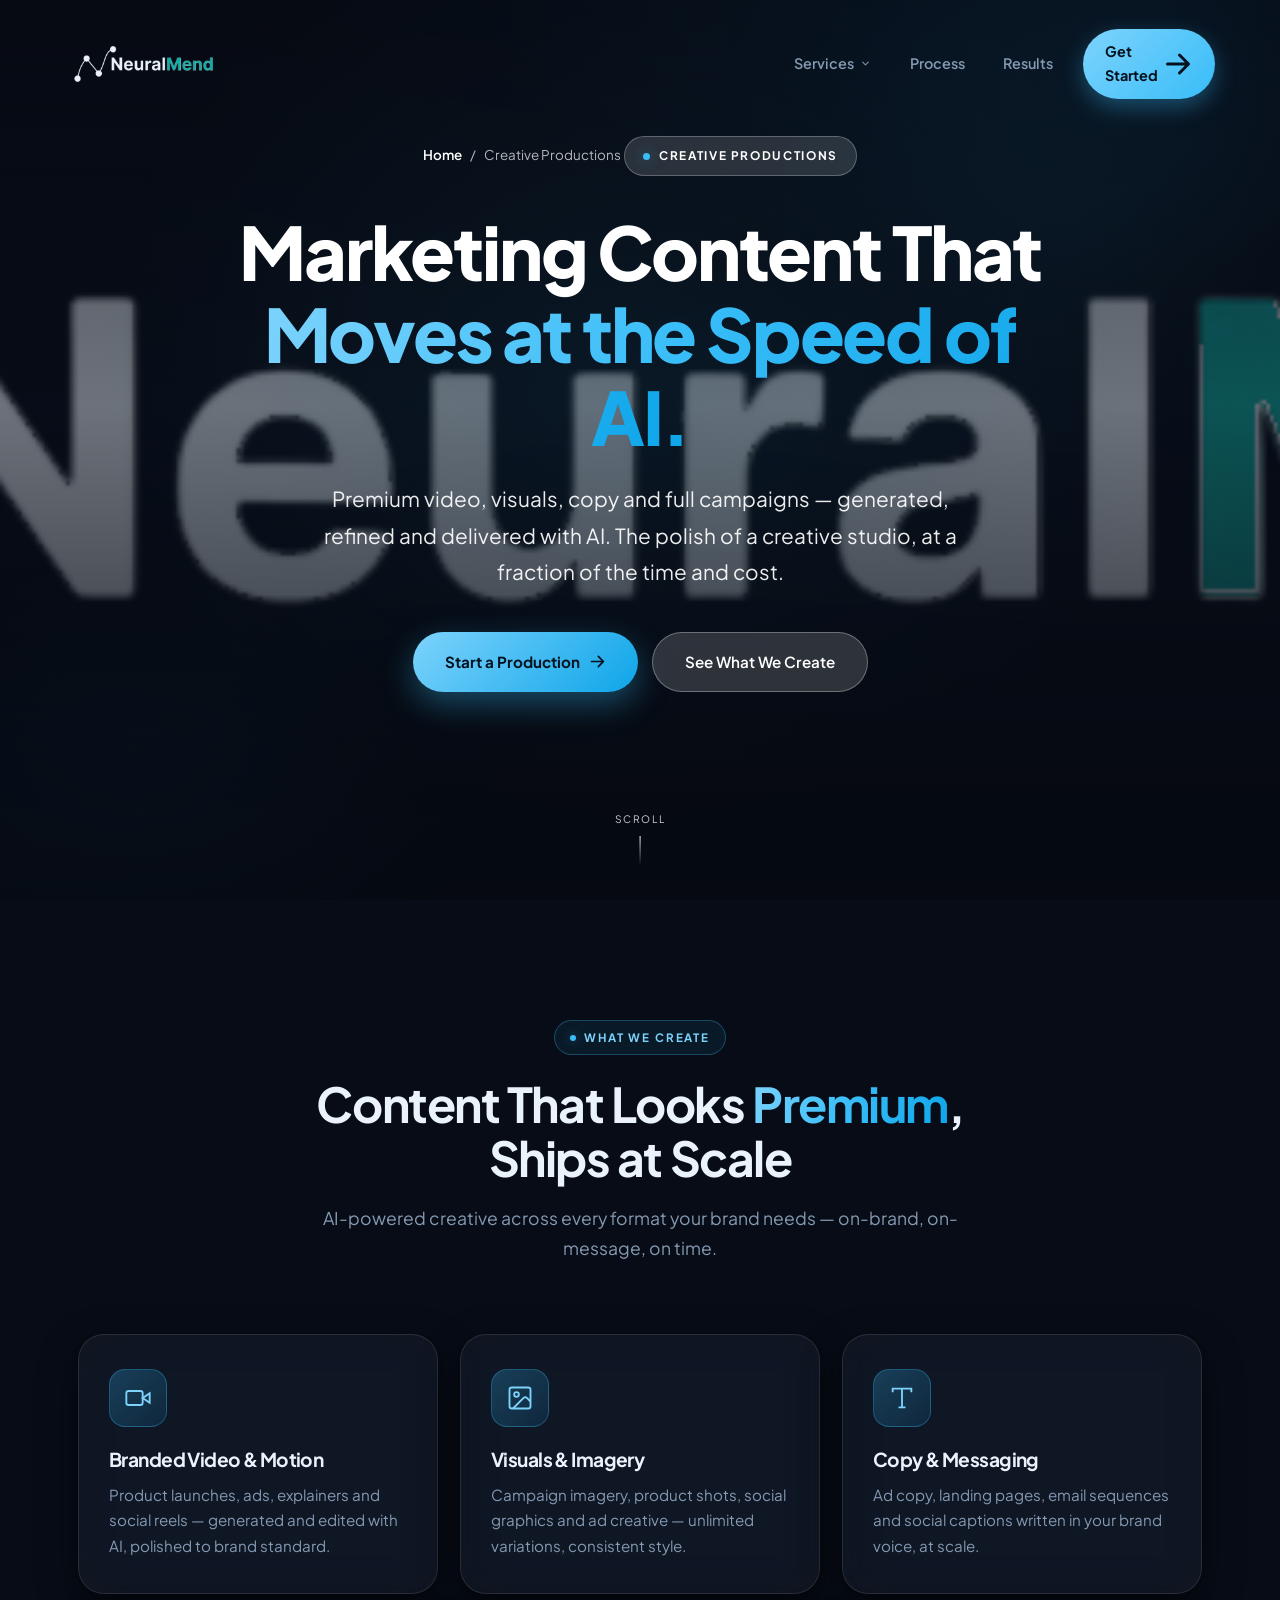
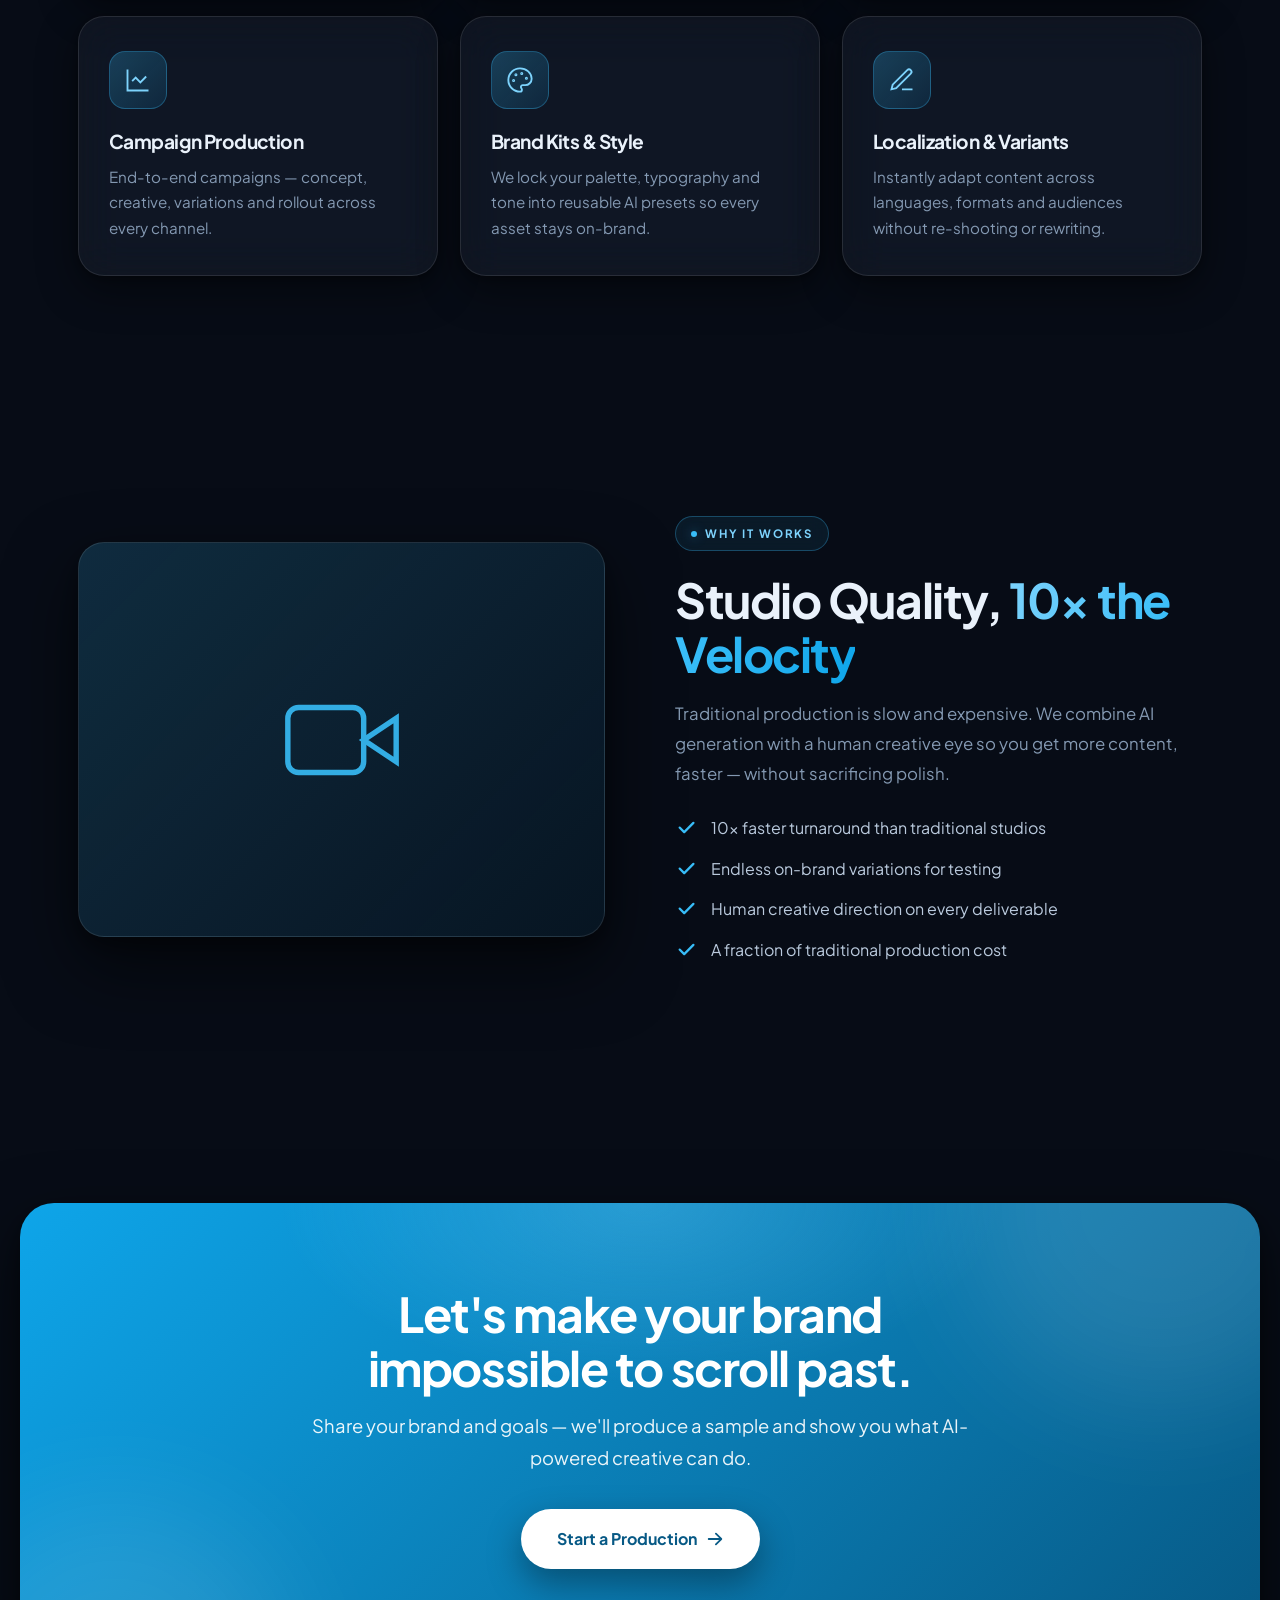
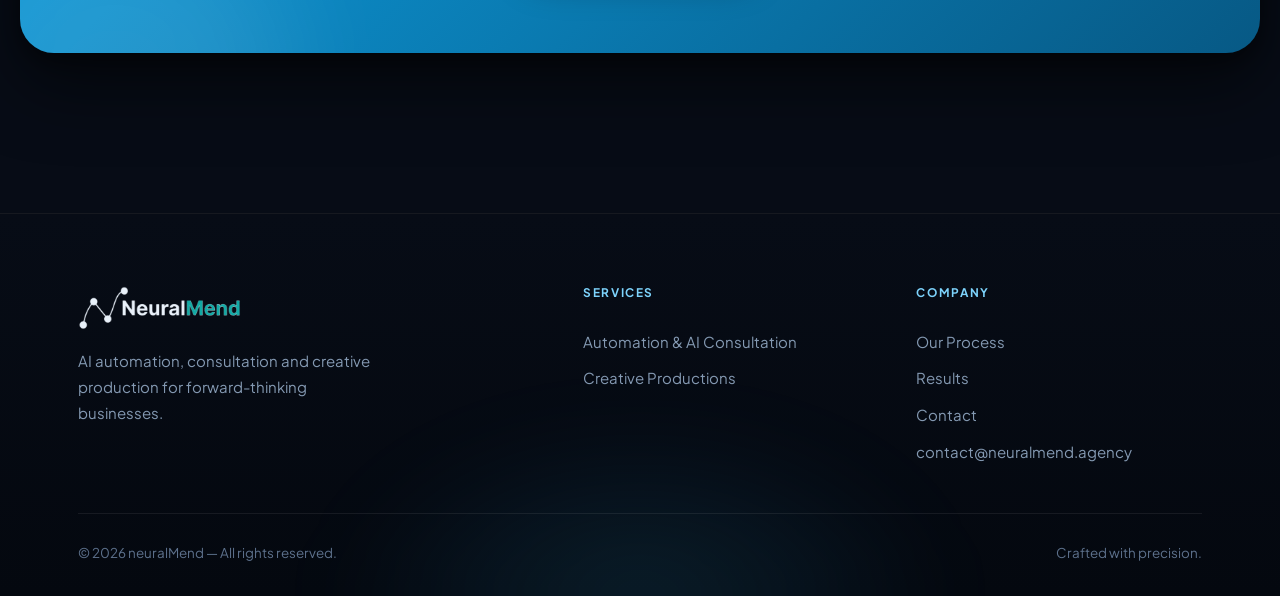
<file: service-creative.html>
<!DOCTYPE html>
<html lang="en">
<head>
  <meta charset="UTF-8" />
  <meta name="viewport" content="width=device-width, initial-scale=1.0" />
  <title>Creative Productions — neuralMend</title>
  <meta name="description" content="AI-powered creative production — marketing content, branded video, visuals and copy that look premium and ship at scale." />
  <link rel="icon" type="image/png" href="favicon.png" />
  <link rel="preconnect" href="https://fonts.googleapis.com" />
  <link rel="preconnect" href="https://fonts.gstatic.com" crossorigin />
  <link href="https://fonts.googleapis.com/css2?family=Plus+Jakarta+Sans:wght@300;400;500;600;700;800&display=swap" rel="stylesheet" />
  <link rel="stylesheet" href="styles.css" />
</head>
<body>
  <div class="page-bg"></div>

  <!-- NAV -->
  <nav id="navbar">
    <div class="nav-inner">
      <a href="index.html" class="nav-logo-link"><img src="logo-light.png" alt="neuralMend" class="nav-logo-img" /></a>
      <ul class="nav-links">
        <li>
          <a href="index.html#services">Services
            <svg class="chev" viewBox="0 0 20 20" fill="currentColor"><path fill-rule="evenodd" d="M5.23 7.21a.75.75 0 011.06.02L10 11.17l3.71-3.94a.75.75 0 111.08 1.04l-4.25 4.5a.75.75 0 01-1.08 0l-4.25-4.5a.75.75 0 01.02-1.06z" clip-rule="evenodd"/></svg>
          </a>
          <div class="nav-dropdown">
            <a href="service-automation.html"><span class="dd-icon"><svg viewBox="0 0 24 24" fill="none" stroke="currentColor" stroke-width="1.6"><path d="M13 10V3L4 14h7v7l9-11h-7z"/></svg></span><span class="dd-text"><strong>Automation &amp; AI Consultation</strong><span>Automate operations, advise on AI</span></span></a>
            <a href="service-creative.html"><span class="dd-icon"><svg viewBox="0 0 24 24" fill="none" stroke="currentColor" stroke-width="1.6"><path d="M15 8h.01M3 6a2 2 0 012-2h14a2 2 0 012 2v12a2 2 0 01-2 2H5a2 2 0 01-2-2V6z"/><path d="m3 16 5-5c.93-.93 2.07-.93 3 0l5 5"/><path d="m14 14 1-1c.93-.93 2.07-.93 3 0l3 3"/></svg></span><span class="dd-text"><strong>Creative Productions</strong><span>AI marketing content for business</span></span></a>
          </div>
        </li>
        <li><a href="index.html#process">Process</a></li>
        <li><a href="index.html#results">Results</a></li>
        <li><a href="index.html#contact" class="nav-cta">Get Started
          <svg viewBox="0 0 20 20" fill="currentColor"><path fill-rule="evenodd" d="M10.293 3.293a1 1 0 011.414 0l6 6a1 1 0 010 1.414l-6 6a1 1 0 01-1.414-1.414L14.586 11H3a1 1 0 110-2h11.586l-4.293-4.293a1 1 0 010-1.414z" clip-rule="evenodd"/></svg>
        </a></li>
      </ul>
      <button class="hamburger" id="hamburger" aria-label="Menu"><span></span><span></span><span></span></button>
    </div>
  </nav>

  <!-- VIDEO HERO -->
  <section class="video-hero">
    <video autoplay muted loop playsinline poster="logo-light.png">
      <source src="BrandingVideo.mp4" type="video/mp4" />
    </video>
    <div class="video-overlay"></div>
    <div class="container">
      <div class="breadcrumb"><a href="index.html">Home</a> <span>/</span> <span>Creative Productions</span></div>
      <div class="hero-badge">Creative Productions</div>
      <h1>Marketing Content That <span class="gradient-text">Moves at the Speed of AI.</span></h1>
      <p class="lead">Premium video, visuals, copy and full campaigns — generated, refined and delivered with AI. The polish of a creative studio, at a fraction of the time and cost.</p>
      <div class="hero-actions">
        <a href="index.html#contact" class="btn-primary">Start a Production
          <svg viewBox="0 0 20 20" fill="currentColor"><path fill-rule="evenodd" d="M10.293 3.293a1 1 0 011.414 0l6 6a1 1 0 010 1.414l-6 6a1 1 0 01-1.414-1.414L14.586 11H3a1 1 0 110-2h11.586l-4.293-4.293a1 1 0 010-1.414z" clip-rule="evenodd"/></svg>
        </a>
        <a href="#features" class="btn-ghost">See What We Create</a>
      </div>
    </div>
    <div class="scroll-hint on-dark"><span>Scroll</span><div class="scroll-line"></div></div>
  </section>

  <!-- FEATURES -->
  <section class="section" id="features">
    <div class="container">
      <div class="section-header">
        <div class="tag">What We Create</div>
        <h2>Content That Looks <span class="gradient-text">Premium</span>, Ships at Scale</h2>
        <p>AI-powered creative across every format your brand needs — on-brand, on-message, on time.</p>
      </div>
      <div class="feature-grid">
        <div class="feature-card">
          <div class="service-icon"><svg viewBox="0 0 24 24" fill="none" stroke="currentColor" stroke-width="1.6"><path d="m22 8-6 4 6 4V8z"/><rect x="2" y="6" width="14" height="12" rx="2"/></svg></div>
          <h3>Branded Video & Motion</h3>
          <p>Product launches, ads, explainers and social reels — generated and edited with AI, polished to brand standard.</p>
        </div>
        <div class="feature-card">
          <div class="service-icon"><svg viewBox="0 0 24 24" fill="none" stroke="currentColor" stroke-width="1.6"><rect x="3" y="3" width="18" height="18" rx="2"/><circle cx="9" cy="9" r="2"/><path d="m21 15-3.09-3.09a2 2 0 0 0-2.83 0L6 21"/></svg></div>
          <h3>Visuals & Imagery</h3>
          <p>Campaign imagery, product shots, social graphics and ad creative — unlimited variations, consistent style.</p>
        </div>
        <div class="feature-card">
          <div class="service-icon"><svg viewBox="0 0 24 24" fill="none" stroke="currentColor" stroke-width="1.6"><path d="M4 7V4h16v3M9 20h6M12 4v16"/></svg></div>
          <h3>Copy & Messaging</h3>
          <p>Ad copy, landing pages, email sequences and social captions written in your brand voice, at scale.</p>
        </div>
        <div class="feature-card">
          <div class="service-icon"><svg viewBox="0 0 24 24" fill="none" stroke="currentColor" stroke-width="1.6"><path d="M3 3v18h18"/><path d="m19 9-5 5-4-4-3 3"/></svg></div>
          <h3>Campaign Production</h3>
          <p>End-to-end campaigns — concept, creative, variations and rollout across every channel.</p>
        </div>
        <div class="feature-card">
          <div class="service-icon"><svg viewBox="0 0 24 24" fill="none" stroke="currentColor" stroke-width="1.6"><circle cx="13.5" cy="6.5" r=".5"/><circle cx="17.5" cy="10.5" r=".5"/><circle cx="8.5" cy="7.5" r=".5"/><circle cx="6.5" cy="12.5" r=".5"/><path d="M12 2C6.5 2 2 6.5 2 12s4.5 10 10 10c.926 0 1.648-.746 1.648-1.688 0-.437-.18-.835-.437-1.125-.29-.289-.438-.652-.438-1.125a1.64 1.64 0 0 1 1.668-1.668h1.996c3.051 0 5.555-2.503 5.555-5.554C21.965 6.012 17.461 2 12 2z"/></svg></div>
          <h3>Brand Kits & Style</h3>
          <p>We lock your palette, typography and tone into reusable AI presets so every asset stays on-brand.</p>
        </div>
        <div class="feature-card">
          <div class="service-icon"><svg viewBox="0 0 24 24" fill="none" stroke="currentColor" stroke-width="1.6"><path d="M12 20h9M16.5 3.5a2.12 2.12 0 0 1 3 3L7 19l-4 1 1-4z"/></svg></div>
          <h3>Localization & Variants</h3>
          <p>Instantly adapt content across languages, formats and audiences without re-shooting or rewriting.</p>
        </div>
      </div>
    </div>
  </section>

  <!-- SPLIT -->
  <section class="section">
    <div class="container">
      <div class="split reverse">
        <div class="split-text">
          <div class="tag">Why It Works</div>
          <h2>Studio Quality, <span class="gradient-text">10× the Velocity</span></h2>
          <p>Traditional production is slow and expensive. We combine AI generation with a human creative eye so you get more content, faster — without sacrificing polish.</p>
          <ul class="check-list">
            <li><svg viewBox="0 0 20 20" fill="currentColor"><path fill-rule="evenodd" d="M16.7 5.3a1 1 0 010 1.4l-8 8a1 1 0 01-1.4 0l-4-4a1 1 0 011.4-1.4L8 12.6l7.3-7.3a1 1 0 011.4 0z" clip-rule="evenodd"/></svg> 10× faster turnaround than traditional studios</li>
            <li><svg viewBox="0 0 20 20" fill="currentColor"><path fill-rule="evenodd" d="M16.7 5.3a1 1 0 010 1.4l-8 8a1 1 0 01-1.4 0l-4-4a1 1 0 011.4-1.4L8 12.6l7.3-7.3a1 1 0 011.4 0z" clip-rule="evenodd"/></svg> Endless on-brand variations for testing</li>
            <li><svg viewBox="0 0 20 20" fill="currentColor"><path fill-rule="evenodd" d="M16.7 5.3a1 1 0 010 1.4l-8 8a1 1 0 01-1.4 0l-4-4a1 1 0 011.4-1.4L8 12.6l7.3-7.3a1 1 0 011.4 0z" clip-rule="evenodd"/></svg> Human creative direction on every deliverable</li>
            <li><svg viewBox="0 0 20 20" fill="currentColor"><path fill-rule="evenodd" d="M16.7 5.3a1 1 0 010 1.4l-8 8a1 1 0 01-1.4 0l-4-4a1 1 0 011.4-1.4L8 12.6l7.3-7.3a1 1 0 011.4 0z" clip-rule="evenodd"/></svg> A fraction of traditional production cost</li>
          </ul>
        </div>
        <div class="split-visual">
          <div class="big-icon"><svg viewBox="0 0 24 24" fill="none" stroke="currentColor" stroke-width="1"><path d="m22 8-6 4 6 4V8z"/><rect x="2" y="6" width="14" height="12" rx="2"/></svg></div>
        </div>
      </div>
    </div>
  </section>

  <!-- CTA -->
  <section class="section">
    <div class="cta-band">
      <div class="cta-inner">
        <h2>Let's make your brand impossible to scroll past.</h2>
        <p>Share your brand and goals — we'll produce a sample and show you what AI-powered creative can do.</p>
        <a href="index.html#contact" class="btn-light">Start a Production
          <svg viewBox="0 0 20 20" fill="currentColor"><path fill-rule="evenodd" d="M10.293 3.293a1 1 0 011.414 0l6 6a1 1 0 010 1.414l-6 6a1 1 0 01-1.414-1.414L14.586 11H3a1 1 0 110-2h11.586l-4.293-4.293a1 1 0 010-1.414z" clip-rule="evenodd"/></svg>
        </a>
      </div>
    </div>
  </section>

  <!-- FOOTER -->
  <footer class="footer">
    <div class="container">
      <div class="footer-inner">
        <div class="footer-brand">
          <a href="index.html" class="footer-logo"><img src="logo-light.png" alt="neuralMend" /></a>
          <p>AI automation, consultation and creative production for forward-thinking businesses.</p>
        </div>
        <div class="footer-col">
          <h4>Services</h4>
          <a href="service-automation.html">Automation &amp; AI Consultation</a>
          <a href="service-creative.html">Creative Productions</a>
        </div>
        <div class="footer-col">
          <h4>Company</h4>
          <a href="index.html#process">Our Process</a>
          <a href="index.html#results">Results</a>
          <a href="index.html#contact">Contact</a>
          <a href="mailto:contact@neuralmend.agency">contact@neuralmend.agency</a>
        </div>
      </div>
      <div class="footer-bottom">
        <p>© 2026 neuralMend — All rights reserved.</p>
        <p>Crafted with precision.</p>
      </div>
    </div>
  </footer>

  <script src="main.js"></script>
</body>
</html>
</file>
<file: styles.css>
/* ════════════════════════════════════════════════
   neuralMend — Premium Dark Theme
   Deep-navy glassmorphism · sky-blue accents
   ════════════════════════════════════════════════ */

*, *::before, *::after { box-sizing: border-box; margin: 0; padding: 0; }

:root {
  /* ─── Brand: Sky Blue ─── */
  --blue:        #38BDF8;
  --blue-light:  #7DD3FC;
  --blue-bright: #56C7FB;
  --blue-deep:   #0EA5E9;
  --blue-dim:    rgba(56,189,248,0.10);
  --blue-glow:   rgba(56,189,248,0.45);

  /* ─── Surfaces (dark) ─── */
  --bg:          #070C16;
  --bg-2:        #0A111F;
  --elev-1:      #0E1626;
  --elev-2:      #131F33;

  /* ─── Glass on dark ─── */
  --glass:        rgba(255,255,255,0.045);
  --glass-strong: rgba(255,255,255,0.085);
  --glass-soft:   rgba(255,255,255,0.028);
  --glass-border: rgba(255,255,255,0.10);
  --glass-border-hi: rgba(125,211,252,0.35);

  /* ─── Text ─── */
  --heading:     #EAF2FB;
  --text:        #BACADD;
  --text-dim:    #8499B2;
  --text-faint:  #5D718C;

  --border:      rgba(255,255,255,0.07);
  --border-mid:  rgba(255,255,255,0.12);

  --radius-sm:   12px;
  --radius:      18px;
  --radius-lg:   26px;
  --radius-xl:   34px;

  --ease:        cubic-bezier(0.4, 0, 0.2, 1);
  --spring:      cubic-bezier(0.34, 1.56, 0.64, 1);
  --t:           0.25s;

  --shadow-sm:   0 2px 10px rgba(0,0,0,0.35);
  --shadow:      0 14px 40px rgba(0,0,0,0.45), 0 2px 8px rgba(0,0,0,0.3);
  --shadow-lg:   0 30px 70px rgba(0,0,0,0.55), 0 8px 20px rgba(0,0,0,0.35);
  --shadow-glow: 0 16px 50px rgba(56,189,248,0.30);
}

html { scroll-behavior: smooth; }

body {
  position: relative;
  background: var(--bg);
  color: var(--text);
  font-family: 'Plus Jakarta Sans', sans-serif;
  font-size: 16.5px;
  line-height: 1.65;
  overflow-x: hidden;
  -webkit-font-smoothing: antialiased;
}

/* ─── Ambient page background ─── */
.page-bg {
  position: fixed;
  inset: 0;
  z-index: -2;
  overflow: hidden;
  background:
    radial-gradient(1100px 650px at 82% -8%, rgba(14,90,150,0.40) 0%, transparent 55%),
    radial-gradient(900px 600px at 0% 105%, rgba(20,60,120,0.35) 0%, transparent 50%),
    linear-gradient(180deg, #070C16 0%, #08101E 50%, #060A12 100%);
}
.page-bg::before,
.page-bg::after {
  content: '';
  position: absolute;
  border-radius: 50%;
  filter: blur(90px);
  opacity: 0.5;
}
.page-bg::before {
  width: 560px; height: 560px;
  top: -140px; right: -90px;
  background: radial-gradient(circle, rgba(56,189,248,0.45), transparent 70%);
  animation: float1 20s ease-in-out infinite;
}
.page-bg::after {
  width: 480px; height: 480px;
  bottom: -160px; left: -80px;
  background: radial-gradient(circle, rgba(14,165,233,0.40), transparent 70%);
  animation: float2 24s ease-in-out infinite;
}

::-webkit-scrollbar { width: 10px; }
::-webkit-scrollbar-track { background: #060A12; }
::-webkit-scrollbar-thumb {
  background: linear-gradient(180deg, var(--blue), var(--blue-deep));
  border-radius: 10px;
  border: 2px solid #060A12;
}

::selection { background: rgba(56,189,248,0.3); color: #fff; }

/* ─── Typography ─── */
h1, h2, h3, h4 {
  font-family: 'Plus Jakarta Sans', sans-serif;
  line-height: 1.12;
  letter-spacing: -0.03em;
  color: var(--heading);
}
h1 { font-size: clamp(2.7rem, 6vw, 5rem); font-weight: 800; }
h2 { font-size: clamp(1.9rem, 3.8vw, 3rem); font-weight: 700; }
h3 { font-size: 1.05rem; font-weight: 700; }
p  { font-weight: 400; }

.gradient-text {
  background: linear-gradient(110deg, var(--blue-light) 0%, var(--blue) 50%, var(--blue-deep) 100%);
  -webkit-background-clip: text;
  background-clip: text;
  -webkit-text-fill-color: transparent;
}

/* ─── Layout ─── */
.container { max-width: 1180px; margin: 0 auto; padding: 0 28px; }
.section   { padding: 120px 0; position: relative; }

.section-header { max-width: 680px; margin: 0 auto 70px; text-align: center; }
.section-header h2 { color: var(--heading); }
.section-header p { color: var(--text-dim); margin-top: 18px; font-size: 1.1rem; line-height: 1.75; }
.section-header.light h2 { color: var(--heading); }
.section-header.light p  { color: var(--text-dim); }

/* ─── Tag / Eyebrow ─── */
.tag {
  display: inline-flex;
  align-items: center;
  gap: 8px;
  font-size: 0.72rem;
  font-weight: 700;
  letter-spacing: 0.16em;
  text-transform: uppercase;
  color: var(--blue-light);
  border: 1px solid rgba(56,189,248,0.30);
  background: rgba(56,189,248,0.08);
  backdrop-filter: blur(10px);
  -webkit-backdrop-filter: blur(10px);
  padding: 7px 15px;
  border-radius: 100px;
  margin-bottom: 22px;
}
.tag::before {
  content: '';
  width: 6px; height: 6px;
  border-radius: 50%;
  background: var(--blue);
  box-shadow: 0 0 12px var(--blue-glow);
}

/* ════════════════ NAVBAR ════════════════ */
#navbar {
  position: fixed;
  top: 16px; left: 50%;
  transform: translateX(-50%);
  z-index: 1000;
  width: calc(100% - 40px);
  max-width: 1180px;
  border-radius: 100px;
  transition: top var(--t) var(--ease), background var(--t), box-shadow var(--t), border-color var(--t);
  border: 1px solid transparent;
}
#navbar.scrolled {
  top: 10px;
  background: rgba(10,17,31,0.72);
  backdrop-filter: blur(22px) saturate(160%);
  -webkit-backdrop-filter: blur(22px) saturate(160%);
  border-color: var(--border-mid);
  box-shadow: var(--shadow);
}

.nav-inner {
  padding: 12px 14px 12px 22px;
  display: flex;
  align-items: center;
  justify-content: space-between;
}

.nav-logo-link {
  display: block;
  height: 38px;
  text-decoration: none;
  flex-shrink: 0;
}
.nav-logo-img {
  display: block;
  height: 100%;
  width: auto;
}

.nav-links { list-style: none; display: flex; align-items: center; gap: 6px; }
.nav-links > li { position: relative; }
.nav-links > li > a {
  display: inline-flex;
  align-items: center;
  gap: 5px;
  color: var(--text-dim);
  text-decoration: none;
  font-size: 0.9rem;
  font-weight: 600;
  padding: 10px 16px;
  border-radius: 100px;
  transition: color var(--t), background var(--t);
}
.nav-links > li > a:hover { color: #fff; background: rgba(56,189,248,0.12); }
.nav-links .chev { width: 13px; height: 13px; transition: transform var(--t); }
.nav-links li:hover .chev { transform: rotate(180deg); }

/* Dropdown */
.nav-dropdown {
  position: absolute;
  top: calc(100% + 10px);
  left: 50%;
  transform: translateX(-50%) translateY(8px);
  width: 340px;
  padding: 10px;
  background: rgba(14,22,38,0.92);
  backdrop-filter: blur(24px) saturate(170%);
  -webkit-backdrop-filter: blur(24px) saturate(170%);
  border: 1px solid var(--border-mid);
  border-radius: var(--radius);
  box-shadow: var(--shadow-lg);
  opacity: 0;
  visibility: hidden;
  transition: opacity var(--t), transform var(--t), visibility var(--t);
}
.nav-links li:hover .nav-dropdown {
  opacity: 1;
  visibility: visible;
  transform: translateX(-50%) translateY(0);
}
.nav-dropdown a {
  display: flex;
  align-items: center;
  gap: 13px;
  padding: 12px;
  border-radius: 13px;
  text-decoration: none;
  transition: background var(--t);
}
.nav-dropdown a:hover { background: rgba(56,189,248,0.12); }
.dd-icon {
  width: 38px; height: 38px;
  flex-shrink: 0;
  display: flex; align-items: center; justify-content: center;
  border-radius: 11px;
  background: linear-gradient(135deg, rgba(56,189,248,0.22), rgba(14,165,233,0.1));
  border: 1px solid rgba(56,189,248,0.2);
  color: var(--blue-light);
}
.dd-icon svg { width: 18px; height: 18px; }
.dd-text strong { display: block; font-size: 0.88rem; color: var(--heading); font-weight: 700; }
.dd-text span   { display: block; font-size: 0.74rem; color: var(--text-dim); margin-top: 1px; }

.nav-cta {
  margin-left: 8px;
  display: inline-flex !important;
  align-items: center;
  gap: 7px;
  color: #04121F !important;
  background: linear-gradient(135deg, var(--blue-light) 0%, var(--blue) 100%) !important;
  padding: 11px 22px !important;
  border-radius: 100px !important;
  font-weight: 700 !important;
  box-shadow: 0 8px 22px rgba(56,189,248,0.35);
  transition: transform var(--t), box-shadow var(--t) !important;
}
.nav-cta:hover { transform: translateY(-2px); box-shadow: 0 12px 30px rgba(56,189,248,0.5); }

.hamburger { display: none; flex-direction: column; gap: 5px; background: none; border: none; cursor: pointer; padding: 10px; }
.hamburger span { display: block; width: 22px; height: 2px; background: var(--heading); border-radius: 2px; transition: var(--t); }

/* ════════════════ BUTTONS ════════════════ */
.btn-primary {
  display: inline-flex;
  align-items: center;
  gap: 9px;
  background: linear-gradient(135deg, var(--blue-light) 0%, var(--blue-deep) 100%);
  color: #04121F;
  font-family: inherit;
  font-weight: 700;
  font-size: 0.95rem;
  padding: 16px 32px;
  border-radius: 100px;
  text-decoration: none;
  border: none;
  cursor: pointer;
  position: relative;
  overflow: hidden;
  box-shadow: 0 12px 32px rgba(56,189,248,0.35);
  transition: transform var(--t), box-shadow var(--t);
}
.btn-primary::after {
  content: '';
  position: absolute;
  top: 0; left: -100%;
  width: 100%; height: 100%;
  background: linear-gradient(90deg, transparent, rgba(255,255,255,0.45), transparent);
  transition: left 0.6s var(--ease);
}
.btn-primary:hover { transform: translateY(-2px); box-shadow: 0 18px 42px rgba(56,189,248,0.5); }
.btn-primary:hover::after { left: 100%; }
.btn-primary:active { transform: translateY(0); }
.btn-primary svg { width: 17px; height: 17px; }

.btn-ghost {
  display: inline-flex;
  align-items: center;
  gap: 9px;
  background: var(--glass-strong);
  backdrop-filter: blur(12px);
  -webkit-backdrop-filter: blur(12px);
  color: var(--heading);
  font-family: inherit;
  font-weight: 600;
  font-size: 0.95rem;
  padding: 16px 32px;
  border-radius: 100px;
  text-decoration: none;
  border: 1px solid var(--border-mid);
  transition: transform var(--t), box-shadow var(--t), border-color var(--t), background var(--t);
}
.btn-ghost:hover { transform: translateY(-2px); border-color: var(--glass-border-hi); background: rgba(56,189,248,0.12); }
.btn-ghost svg { width: 17px; height: 17px; }

.btn-full { width: 100%; justify-content: center; }

/* ════════════════ GLASS CARD ════════════════ */
.glass {
  background: var(--glass);
  backdrop-filter: blur(20px) saturate(150%);
  -webkit-backdrop-filter: blur(20px) saturate(150%);
  border: 1px solid var(--glass-border);
  border-radius: var(--radius);
  box-shadow: var(--shadow);
}

/* ════════════════ HERO ════════════════ */
.hero {
  position: relative;
  min-height: 100vh;
  display: flex;
  align-items: center;
  justify-content: center;
  overflow: hidden;
}
.hero-bg { position: absolute; inset: 0; }
#particleCanvas { position: absolute; inset: 0; width: 100%; height: 100%; opacity: 0.8; }
.hero-bg::after {
  content: '';
  position: absolute;
  inset: 0;
  background-image:
    linear-gradient(rgba(125,211,252,0.045) 1px, transparent 1px),
    linear-gradient(90deg, rgba(125,211,252,0.045) 1px, transparent 1px);
  background-size: 64px 64px;
  mask-image: radial-gradient(ellipse 75% 70% at 50% 45%, black 20%, transparent 100%);
  -webkit-mask-image: radial-gradient(ellipse 75% 70% at 50% 45%, black 20%, transparent 100%);
}

.hero-content {
  position: relative;
  z-index: 2;
  text-align: center;
  max-width: 900px;
  padding: 120px 28px 0;
}

.hero-badge {
  display: inline-flex;
  align-items: center;
  gap: 9px;
  font-size: 0.74rem;
  font-weight: 700;
  letter-spacing: 0.14em;
  text-transform: uppercase;
  color: var(--blue-light);
  border: 1px solid var(--border-mid);
  background: var(--glass-strong);
  backdrop-filter: blur(14px);
  -webkit-backdrop-filter: blur(14px);
  padding: 9px 18px;
  border-radius: 100px;
  margin-bottom: 34px;
}
.hero-badge::before {
  content: '';
  width: 7px; height: 7px;
  background: var(--blue);
  border-radius: 50%;
  box-shadow: 0 0 14px var(--blue-glow);
  animation: pulse 2s ease-in-out infinite;
}

.hero-title { margin-bottom: 24px; }

.hero-sub {
  font-size: 1.2rem;
  color: var(--text-dim);
  max-width: 600px;
  margin: 0 auto 44px;
  line-height: 1.8;
}

.hero-actions {
  display: flex;
  gap: 14px;
  justify-content: center;
  flex-wrap: wrap;
  margin-bottom: 72px;
}

.hero-metrics {
  display: flex;
  align-items: center;
  justify-content: center;
  background: var(--glass);
  backdrop-filter: blur(20px) saturate(150%);
  -webkit-backdrop-filter: blur(20px) saturate(150%);
  border: 1px solid var(--glass-border);
  border-radius: var(--radius);
  overflow: hidden;
  max-width: 560px;
  margin: 0 auto;
  box-shadow: var(--shadow);
}
.metric { flex: 1; text-align: center; padding: 24px 18px; }
.metric-num {
  display: block;
  font-size: 2rem;
  font-weight: 800;
  letter-spacing: -0.03em;
  line-height: 1;
  background: linear-gradient(120deg, var(--blue-light), var(--blue));
  -webkit-background-clip: text; background-clip: text; -webkit-text-fill-color: transparent;
}
.metric-label { display: block; font-size: 0.76rem; color: var(--text-dim); margin-top: 7px; font-weight: 500; }
.metric-divider { width: 1px; height: 40px; background: var(--border-mid); flex-shrink: 0; }

.scroll-hint {
  position: absolute;
  bottom: 34px; left: 50%;
  transform: translateX(-50%);
  display: flex; flex-direction: column; align-items: center; gap: 8px;
  color: var(--text-faint);
  font-size: 0.64rem; letter-spacing: 0.16em; text-transform: uppercase;
  z-index: 2; opacity: 0;
  animation: fadeIn 0.8s 2s forwards;
}
.scroll-line {
  width: 1px; height: 30px;
  background: linear-gradient(180deg, var(--blue), transparent);
  animation: scrollPulse 2.5s ease-in-out infinite;
}

/* ════════════════ SERVICES (home) ════════════════ */
.services-grid {
  display: grid;
  grid-template-columns: repeat(2, 1fr);
  gap: 24px;
  max-width: 940px;
  margin: 0 auto;
}

.service-card {
  position: relative;
  display: flex;
  flex-direction: column;
  background: var(--glass);
  backdrop-filter: blur(20px) saturate(150%);
  -webkit-backdrop-filter: blur(20px) saturate(150%);
  border: 1px solid var(--glass-border);
  border-radius: var(--radius-lg);
  padding: 40px 36px;
  text-decoration: none;
  overflow: hidden;
  box-shadow: var(--shadow);
  transition: transform var(--t) var(--ease), box-shadow var(--t), border-color var(--t);
}
.service-card::before {
  content: '';
  position: absolute;
  top: -40%; left: -10%;
  width: 70%; height: 90%;
  background: radial-gradient(circle, rgba(56,189,248,0.22), transparent 70%);
  opacity: 0;
  transition: opacity var(--t);
}
.service-card:hover {
  transform: translateY(-8px);
  box-shadow: var(--shadow-lg);
  border-color: var(--glass-border-hi);
}
.service-card:hover::before { opacity: 1; }

.service-icon {
  width: 58px; height: 58px;
  display: flex; align-items: center; justify-content: center;
  border-radius: 16px;
  background: linear-gradient(135deg, rgba(56,189,248,0.25), rgba(14,165,233,0.12));
  border: 1px solid rgba(56,189,248,0.3);
  color: var(--blue-light);
  margin-bottom: 24px;
  position: relative; z-index: 1;
  transition: transform var(--t) var(--spring);
}
.service-card:hover .service-icon { transform: scale(1.08) rotate(-4deg); }
.service-icon svg { width: 28px; height: 28px; stroke-width: 1.6; }

.service-card h3 { color: var(--heading); font-size: 1.4rem; margin-bottom: 13px; position: relative; z-index: 1; }
.service-card p  { color: var(--text-dim); font-size: 0.98rem; line-height: 1.7; margin-bottom: 24px; position: relative; z-index: 1; flex-grow: 1; }

.service-list { list-style: none; display: flex; flex-direction: column; gap: 11px; margin-bottom: 28px; position: relative; z-index: 1; }
.service-list li { font-size: 0.92rem; color: var(--text); padding-left: 26px; position: relative; line-height: 1.5; }
.service-list li::before {
  content: '';
  position: absolute;
  left: 0; top: 3px;
  width: 17px; height: 17px;
  border-radius: 50%;
  background: rgba(56,189,248,0.18);
  background-image: url("data:image/svg+xml,%3Csvg xmlns='http://www.w3.org/2000/svg' width='11' height='11' viewBox='0 0 20 20' fill='%2356C7FB'%3E%3Cpath fill-rule='evenodd' d='M16.7 5.3a1 1 0 010 1.4l-8 8a1 1 0 01-1.4 0l-4-4a1 1 0 011.4-1.4L8 12.6l7.3-7.3a1 1 0 011.4 0z' clip-rule='evenodd'/%3E%3C/svg%3E");
  background-repeat: no-repeat;
  background-position: center;
}

.service-link {
  margin-top: auto;
  display: inline-flex;
  align-items: center;
  gap: 7px;
  font-size: 0.95rem;
  font-weight: 700;
  color: var(--blue-light);
  position: relative; z-index: 1;
}
.service-link svg { width: 16px; height: 16px; transition: transform var(--t); }
.service-card:hover .service-link svg { transform: translateX(5px); }

.service-badge {
  position: absolute;
  top: 24px; right: 24px;
  font-size: 0.62rem;
  font-weight: 700;
  letter-spacing: 0.08em;
  text-transform: uppercase;
  color: #04121F;
  background: linear-gradient(135deg, var(--blue-light), var(--blue));
  padding: 5px 12px;
  border-radius: 100px;
  z-index: 2;
  box-shadow: 0 6px 16px rgba(56,189,248,0.4);
}

/* ════════════════ PROCESS ════════════════ */
.process-steps {
  display: grid;
  grid-template-columns: repeat(4, 1fr);
  gap: 22px;
}
.step {
  position: relative;
  padding: 32px 28px;
  background: var(--glass-soft);
  backdrop-filter: blur(16px);
  -webkit-backdrop-filter: blur(16px);
  border: 1px solid var(--glass-border);
  border-radius: var(--radius);
  transition: transform var(--t), box-shadow var(--t), border-color var(--t);
}
.step:hover { transform: translateY(-6px); box-shadow: var(--shadow); border-color: var(--glass-border-hi); }
.step-number {
  font-size: 2.6rem;
  font-weight: 800;
  letter-spacing: -0.04em;
  line-height: 1;
  margin-bottom: 16px;
  background: linear-gradient(135deg, var(--blue-light), rgba(56,189,248,0.3));
  -webkit-background-clip: text; background-clip: text; -webkit-text-fill-color: transparent;
}
.step-content h3 { color: var(--heading); margin-bottom: 10px; font-size: 1.15rem; }
.step-content p  { color: var(--text-dim); font-size: 0.92rem; line-height: 1.65; }

/* ════════════════ STACK ════════════════ */
.stack-grid { display: grid; grid-template-columns: repeat(4, 1fr); gap: 16px; }
.stack-item {
  background: var(--glass);
  backdrop-filter: blur(16px);
  -webkit-backdrop-filter: blur(16px);
  border: 1px solid var(--glass-border);
  border-radius: var(--radius);
  padding: 28px 18px;
  display: flex; flex-direction: column; align-items: center; gap: 14px;
  transition: transform var(--t), box-shadow var(--t), border-color var(--t);
}
.stack-item:hover { transform: translateY(-4px); box-shadow: var(--shadow); border-color: var(--glass-border-hi); }
.stack-logo { width: 42px; height: 42px; }
.stack-logo svg { width: 100%; height: 100%; }
.stack-item span { font-size: 0.84rem; font-weight: 600; color: var(--text-dim); }

/* ════════════════ ELEVATED PANEL (results / contact) ════════════════ */
.section-dark {
  background:
    radial-gradient(700px 380px at 85% 0%, rgba(56,189,248,0.14), transparent 60%),
    linear-gradient(165deg, var(--elev-1) 0%, var(--bg-2) 100%);
  border: 1px solid var(--border-mid);
  border-radius: var(--radius-xl);
  margin: 0 20px;
  overflow: hidden;
  position: relative;
  box-shadow: var(--shadow-lg);
}
.section-dark .container { position: relative; z-index: 1; }

/* ─── Results ─── */
.results-grid { display: grid; grid-template-columns: repeat(4, 1fr); gap: 18px; }
.result-card {
  background: var(--glass);
  backdrop-filter: blur(14px);
  -webkit-backdrop-filter: blur(14px);
  border: 1px solid var(--glass-border);
  border-radius: var(--radius);
  padding: 36px 28px;
  transition: transform var(--t), background var(--t), border-color var(--t);
}
.result-card:hover { transform: translateY(-6px); background: var(--glass-strong); border-color: var(--glass-border-hi); }
.result-num {
  font-size: 3rem; font-weight: 800; letter-spacing: -0.04em; line-height: 1; margin-bottom: 14px;
  background: linear-gradient(120deg, #fff, var(--blue));
  -webkit-background-clip: text; background-clip: text; -webkit-text-fill-color: transparent;
}
.result-label { font-size: 0.92rem; color: var(--text-dim); line-height: 1.6; margin-bottom: 22px; }
.result-tag {
  font-size: 0.62rem; font-weight: 700; letter-spacing: 0.08em; text-transform: uppercase;
  color: var(--blue-light);
  border: 1px solid rgba(56,189,248,0.3);
  background: rgba(56,189,248,0.1);
  display: inline-block; padding: 4px 11px; border-radius: 100px;
}

/* ════════════════ WHY US ════════════════ */
.why-grid { display: grid; grid-template-columns: 1fr 1fr; gap: 80px; align-items: center; }
.why-content > p { color: var(--text-dim); margin-bottom: 34px; line-height: 1.85; font-size: 1.05rem; }
.why-points { display: flex; flex-direction: column; gap: 14px; }
.why-point {
  display: flex; gap: 16px; align-items: flex-start;
  padding: 22px;
  background: var(--glass);
  backdrop-filter: blur(16px);
  -webkit-backdrop-filter: blur(16px);
  border: 1px solid var(--glass-border);
  border-radius: var(--radius);
  transition: transform var(--t), box-shadow var(--t), border-color var(--t);
}
.why-point:hover { transform: translateX(6px); box-shadow: var(--shadow); border-color: var(--glass-border-hi); }
.why-icon {
  flex-shrink: 0; width: 44px; height: 44px;
  display: flex; align-items: center; justify-content: center;
  border-radius: 13px;
  background: linear-gradient(135deg, rgba(56,189,248,0.25), rgba(14,165,233,0.1));
  border: 1px solid rgba(56,189,248,0.2);
  color: var(--blue-light);
}
.why-icon svg { width: 20px; height: 20px; }
.why-point strong { display: block; color: var(--heading); font-size: 1.02rem; margin-bottom: 5px; }
.why-point p { color: var(--text-dim); font-size: 0.9rem; margin: 0; line-height: 1.6; }

/* ─── Orbit visual ─── */
.why-visual { display: flex; align-items: center; justify-content: center; }
.orbit-container { position: relative; width: 340px; height: 340px; display: flex; align-items: center; justify-content: center; }
.orbit-core {
  width: 96px; height: 96px;
  background: var(--glass-strong);
  backdrop-filter: blur(20px);
  -webkit-backdrop-filter: blur(20px);
  border: 1px solid var(--glass-border-hi);
  border-radius: 50%;
  display: flex; align-items: center; justify-content: center;
  color: var(--blue-light); z-index: 2;
  box-shadow: var(--shadow-glow);
}
.orbit-core svg { width: 38px; height: 38px; stroke-width: 1.5; }
.orbit { position: absolute; border-radius: 50%; border: 1px solid rgba(56,189,248,0.22); animation: spin linear infinite; }
.orbit-1 { width: 160px; height: 160px; animation-duration: 9s; }
.orbit-2 { width: 240px; height: 240px; animation-duration: 16s; animation-direction: reverse; }
.orbit-3 { width: 330px; height: 330px; animation-duration: 24s; }
.orbit-dot {
  position: absolute; top: -5px; left: 50%; transform: translateX(-50%);
  width: 11px; height: 11px; background: var(--blue); border-radius: 50%;
  box-shadow: 0 0 16px var(--blue-glow);
}

/* ════════════════ CONTACT ════════════════ */
.contact-wrapper { display: grid; grid-template-columns: 1fr 1.35fr; gap: 64px; align-items: start; }
.contact-info h2 { color: var(--heading); margin-bottom: 16px; }
.contact-info > p { color: var(--text-dim); margin-bottom: 34px; line-height: 1.8; font-size: 1.05rem; }
.contact-details { display: flex; flex-direction: column; gap: 16px; }
.contact-item { display: flex; align-items: center; gap: 13px; color: var(--text-dim); font-size: 0.96rem; }
.contact-item a { color: var(--text); text-decoration: none; transition: color var(--t); }
.contact-item a:hover { color: var(--blue-light); }
.contact-icon {
  width: 42px; height: 42px; flex-shrink: 0;
  display: flex; align-items: center; justify-content: center;
  border-radius: 12px;
  background: rgba(56,189,248,0.14);
  border: 1px solid rgba(56,189,248,0.25);
  color: var(--blue-light);
}
.contact-icon svg { width: 18px; height: 18px; }

.contact-form {
  background: var(--glass-strong);
  backdrop-filter: blur(20px) saturate(150%);
  -webkit-backdrop-filter: blur(20px) saturate(150%);
  border: 1px solid var(--glass-border);
  border-radius: var(--radius-lg);
  padding: 40px;
  display: flex; flex-direction: column; gap: 20px;
  box-shadow: var(--shadow-lg);
}
.form-row { display: grid; grid-template-columns: 1fr 1fr; gap: 16px; }
.form-group { display: flex; flex-direction: column; gap: 8px; }
.form-group label { font-size: 0.8rem; font-weight: 600; color: var(--text-dim); letter-spacing: 0.02em; }
.form-group input, .form-group textarea {
  background: rgba(0,0,0,0.25);
  border: 1px solid var(--border-mid);
  border-radius: var(--radius-sm);
  padding: 14px 16px;
  color: #fff;
  font-family: inherit;
  font-size: 0.95rem;
  transition: border-color var(--t), box-shadow var(--t), background var(--t);
  resize: none; outline: none;
}
.form-group input::placeholder, .form-group textarea::placeholder { color: var(--text-faint); }
.form-group input:focus, .form-group textarea:focus {
  border-color: var(--blue);
  background: rgba(0,0,0,0.35);
  box-shadow: 0 0 0 4px rgba(56,189,248,0.15);
}
.form-success { text-align: center; padding: 36px 20px; }
.form-success svg { width: 58px; height: 58px; color: var(--blue); margin-bottom: 16px; }
.form-success h3 { color: var(--heading); margin-bottom: 9px; font-size: 1.4rem; }
.form-success p { color: var(--text-dim); font-size: 0.96rem; }

/* ════════════════ FOOTER ════════════════ */
.footer {
  background: linear-gradient(180deg, var(--bg) 0%, #04080F 100%);
  border-top: 1px solid var(--border);
  padding: 72px 0 32px;
  margin-top: 40px;
  position: relative;
  overflow: hidden;
}
.footer::before {
  content: '';
  position: absolute;
  bottom: -200px; left: 50%; transform: translateX(-50%);
  width: 700px; height: 400px;
  background: radial-gradient(ellipse, rgba(56,189,248,0.12), transparent 65%);
  filter: blur(40px);
}
.footer .container { position: relative; z-index: 1; }
.footer-inner { display: grid; grid-template-columns: 1.6fr 1fr 1fr; gap: 48px; margin-bottom: 48px; }
.footer-brand .footer-logo { display: block; height: 44px; margin-bottom: 18px; }
.footer-brand .footer-logo img { display: block; height: 100%; width: auto; }
.footer-brand p { color: var(--text-dim); font-size: 0.94rem; line-height: 1.7; max-width: 300px; }
.footer-col h4 {
  font-size: 0.74rem; font-weight: 700; letter-spacing: 0.14em; text-transform: uppercase;
  color: var(--blue-light); margin-bottom: 18px;
}
.footer-col { display: flex; flex-direction: column; gap: 12px; }
.footer-col a { color: var(--text-dim); text-decoration: none; font-size: 0.94rem; transition: color var(--t), padding-left var(--t); }
.footer-col a:hover { color: #fff; padding-left: 4px; }
.footer-bottom {
  display: flex; align-items: center; justify-content: space-between;
  padding-top: 28px;
  border-top: 1px solid var(--border);
  color: var(--text-faint); font-size: 0.84rem;
}

/* ════════════════ MOBILE MENU ════════════════ */
.mobile-menu {
  display: none;
  position: fixed; inset: 0;
  background: rgba(7,12,22,0.96);
  backdrop-filter: blur(26px) saturate(160%);
  -webkit-backdrop-filter: blur(26px) saturate(160%);
  z-index: 1001;
  flex-direction: column; align-items: center; justify-content: center; gap: 12px;
}
.mobile-menu.open { display: flex; }
.mobile-menu a {
  font-size: 1.5rem; font-weight: 700; color: var(--heading);
  text-decoration: none; letter-spacing: -0.02em; transition: color var(--t);
  padding: 8px 0;
}
.mobile-menu a:hover { color: var(--blue); }
.mobile-menu .mm-sub { font-size: 1.1rem; color: var(--text-dim); font-weight: 600; }
.mobile-close {
  position: absolute; top: 26px; right: 26px;
  width: 46px; height: 46px;
  background: var(--glass-strong);
  border: 1px solid var(--border-mid);
  border-radius: 50%;
  color: var(--heading); cursor: pointer; font-size: 1.2rem; font-family: inherit;
}

/* ════════════════ SERVICE PAGE ════════════════ */
.page-hero {
  position: relative;
  padding: 200px 0 90px;
  text-align: center;
  overflow: hidden;
}
.page-hero .container { position: relative; z-index: 2; max-width: 900px; }
.page-hero h1 { font-size: clamp(2.4rem, 5.5vw, 4.2rem); margin-bottom: 22px; }
.page-hero .lead { font-size: 1.25rem; color: var(--text-dim); max-width: 640px; margin: 0 auto 40px; line-height: 1.75; }
.breadcrumb { display: inline-flex; gap: 8px; align-items: center; font-size: 0.84rem; color: var(--text-faint); margin-bottom: 26px; }
.breadcrumb a { color: var(--blue-light); text-decoration: none; font-weight: 600; }
.breadcrumb a:hover { text-decoration: underline; }

/* feature grid */
.feature-grid { display: grid; grid-template-columns: repeat(3, 1fr); gap: 22px; }
.feature-card {
  background: var(--glass);
  backdrop-filter: blur(20px) saturate(150%);
  -webkit-backdrop-filter: blur(20px) saturate(150%);
  border: 1px solid var(--glass-border);
  border-radius: var(--radius-lg);
  padding: 34px 30px;
  box-shadow: var(--shadow);
  transition: transform var(--t), box-shadow var(--t), border-color var(--t);
}
.feature-card:hover { transform: translateY(-7px); box-shadow: var(--shadow-lg); border-color: var(--glass-border-hi); }
.feature-card .service-icon { margin-bottom: 22px; }
.feature-card h3 { font-size: 1.2rem; margin-bottom: 11px; color: var(--heading); }
.feature-card p { color: var(--text-dim); font-size: 0.95rem; line-height: 1.7; }

/* split section */
.split { display: grid; grid-template-columns: 1fr 1fr; gap: 70px; align-items: center; }
.split.reverse .split-text { order: 2; }
.split-text h2 { margin-bottom: 18px; }
.split-text > p { color: var(--text-dim); font-size: 1.05rem; line-height: 1.8; margin-bottom: 26px; }
.check-list { list-style: none; display: flex; flex-direction: column; gap: 14px; }
.check-list li { display: flex; gap: 13px; align-items: flex-start; font-size: 1rem; color: var(--text); }
.check-list li svg { flex-shrink: 0; width: 23px; height: 23px; color: var(--blue); margin-top: 1px; }
.split-visual {
  position: relative;
  border-radius: var(--radius-lg);
  overflow: hidden;
  aspect-ratio: 4/3;
  background: linear-gradient(135deg, rgba(56,189,248,0.18), rgba(14,165,233,0.06));
  border: 1px solid var(--glass-border);
  box-shadow: var(--shadow-lg);
  display: flex; align-items: center; justify-content: center;
}
.split-visual .big-icon { width: 130px; height: 130px; color: var(--blue); opacity: 0.9; }
.split-visual .big-icon svg { width: 100%; height: 100%; stroke-width: 1; }

/* CTA band */
.cta-band {
  text-align: center;
  padding: 84px 50px;
  background:
    radial-gradient(600px 300px at 50% 0%, rgba(125,211,252,0.25), transparent 60%),
    linear-gradient(135deg, var(--blue-deep) 0%, #075985 100%);
  border-radius: var(--radius-xl);
  margin: 0 20px;
  position: relative;
  overflow: hidden;
  box-shadow: var(--shadow-lg);
}
.cta-band::before, .cta-band::after {
  content: '';
  position: absolute;
  border-radius: 50%;
  background: rgba(255,255,255,0.1);
  filter: blur(60px);
}
.cta-band::before { width: 400px; height: 400px; top: -200px; right: -100px; }
.cta-band::after { width: 350px; height: 350px; bottom: -200px; left: -80px; }
.cta-band .cta-inner { position: relative; z-index: 1; max-width: 660px; margin: 0 auto; }
.cta-band h2 { color: #fff; margin-bottom: 16px; }
.cta-band p { color: rgba(255,255,255,0.92); font-size: 1.15rem; margin-bottom: 36px; line-height: 1.7; }
.cta-band .btn-light {
  display: inline-flex; align-items: center; gap: 9px;
  background: #fff; color: #075985;
  font-weight: 700; font-size: 1rem;
  padding: 17px 36px; border-radius: 100px; text-decoration: none;
  box-shadow: 0 14px 34px rgba(0,0,0,0.35);
  transition: transform var(--t), box-shadow var(--t);
}
.cta-band .btn-light:hover { transform: translateY(-2px); box-shadow: 0 20px 44px rgba(0,0,0,0.45); }
.cta-band .btn-light svg { width: 18px; height: 18px; }

/* ════════════════ VIDEO HERO ════════════════ */
.video-hero {
  position: relative;
  min-height: 100vh;
  display: flex; align-items: center; justify-content: center;
  overflow: hidden;
  text-align: center;
}
.video-hero video {
  position: absolute;
  inset: 0;
  width: 100%; height: 100%;
  object-fit: cover;
  z-index: 0;
}
.video-hero .video-overlay {
  position: absolute; inset: 0; z-index: 1;
  background:
    linear-gradient(180deg, rgba(6,10,18,0.72) 0%, rgba(6,10,18,0.55) 45%, rgba(6,10,18,0.92) 100%),
    radial-gradient(ellipse at 50% 40%, rgba(56,189,248,0.16), transparent 60%);
}
.video-hero .container { position: relative; z-index: 2; max-width: 900px; }
.video-hero h1 { color: #fff; font-size: clamp(2.6rem, 6vw, 4.6rem); margin-bottom: 24px; }
.video-hero .lead { color: rgba(255,255,255,0.92); font-size: 1.3rem; max-width: 660px; margin: 0 auto 42px; line-height: 1.75; }
.video-hero .hero-badge { color: #fff; background: rgba(255,255,255,0.14); border-color: rgba(255,255,255,0.25); }
.video-hero .breadcrumb { color: rgba(255,255,255,0.7); }
.video-hero .breadcrumb a { color: #fff; }
.video-hero .btn-ghost { color: #fff; background: rgba(255,255,255,0.16); border-color: rgba(255,255,255,0.3); }
.video-hero .btn-ghost:hover { background: rgba(255,255,255,0.26); }
.scroll-hint.on-dark { color: rgba(255,255,255,0.8); }
.scroll-hint.on-dark .scroll-line { background: linear-gradient(180deg, #fff, transparent); }

/* ════════════════ REVEAL ════════════════ */
.reveal { opacity: 0; transform: translateY(22px); transition: opacity 0.6s var(--ease), transform 0.6s var(--ease); }
.reveal.visible { opacity: 1; transform: translateY(0); }

/* ════════════════ KEYFRAMES ════════════════ */
@keyframes spin { from { transform: rotate(0); } to { transform: rotate(360deg); } }
@keyframes scrollPulse { 0%,100% { opacity: 0.6; } 50% { opacity: 0.15; } }
@keyframes fadeIn { to { opacity: 1; } }
@keyframes pulse { 0%,100% { transform: scale(1); opacity: 1; } 50% { transform: scale(1.4); opacity: 0.6; } }
@keyframes float1 { 0%,100% { transform: translate(0,0); } 50% { transform: translate(-40px,40px); } }
@keyframes float2 { 0%,100% { transform: translate(0,0); } 50% { transform: translate(40px,-30px); } }

/* ════════════════ RESPONSIVE ════════════════ */
@media (max-width: 1024px) {
  .feature-grid { grid-template-columns: repeat(2, 1fr); }
  .results-grid { grid-template-columns: repeat(2, 1fr); }
  .process-steps { grid-template-columns: repeat(2, 1fr); }
  .contact-wrapper { grid-template-columns: 1fr; gap: 44px; }
  .split { grid-template-columns: 1fr; gap: 40px; }
  .split.reverse .split-text { order: 0; }
}

@media (max-width: 768px) {
  .section { padding: 80px 0; }
  .nav-links { display: none; }
  .hamburger { display: flex; }
  .hero-metrics { max-width: 100%; }
  .services-grid { grid-template-columns: 1fr; }
  .feature-grid { grid-template-columns: 1fr; }
  .process-steps { grid-template-columns: 1fr; }
  .stack-grid { grid-template-columns: repeat(2, 1fr); }
  .results-grid { grid-template-columns: 1fr 1fr; }
  .why-grid { grid-template-columns: 1fr; gap: 50px; }
  .why-visual { display: none; }
  .footer-inner { grid-template-columns: 1fr; gap: 36px; }
  .footer-bottom { flex-direction: column; gap: 8px; text-align: center; }
  .form-row { grid-template-columns: 1fr; }
  .contact-form { padding: 26px 20px; }
  .section-dark, .cta-band { margin: 0 12px; }
  .cta-band { padding: 56px 26px; }
  .page-hero { padding: 150px 0 60px; }
}
</file>
